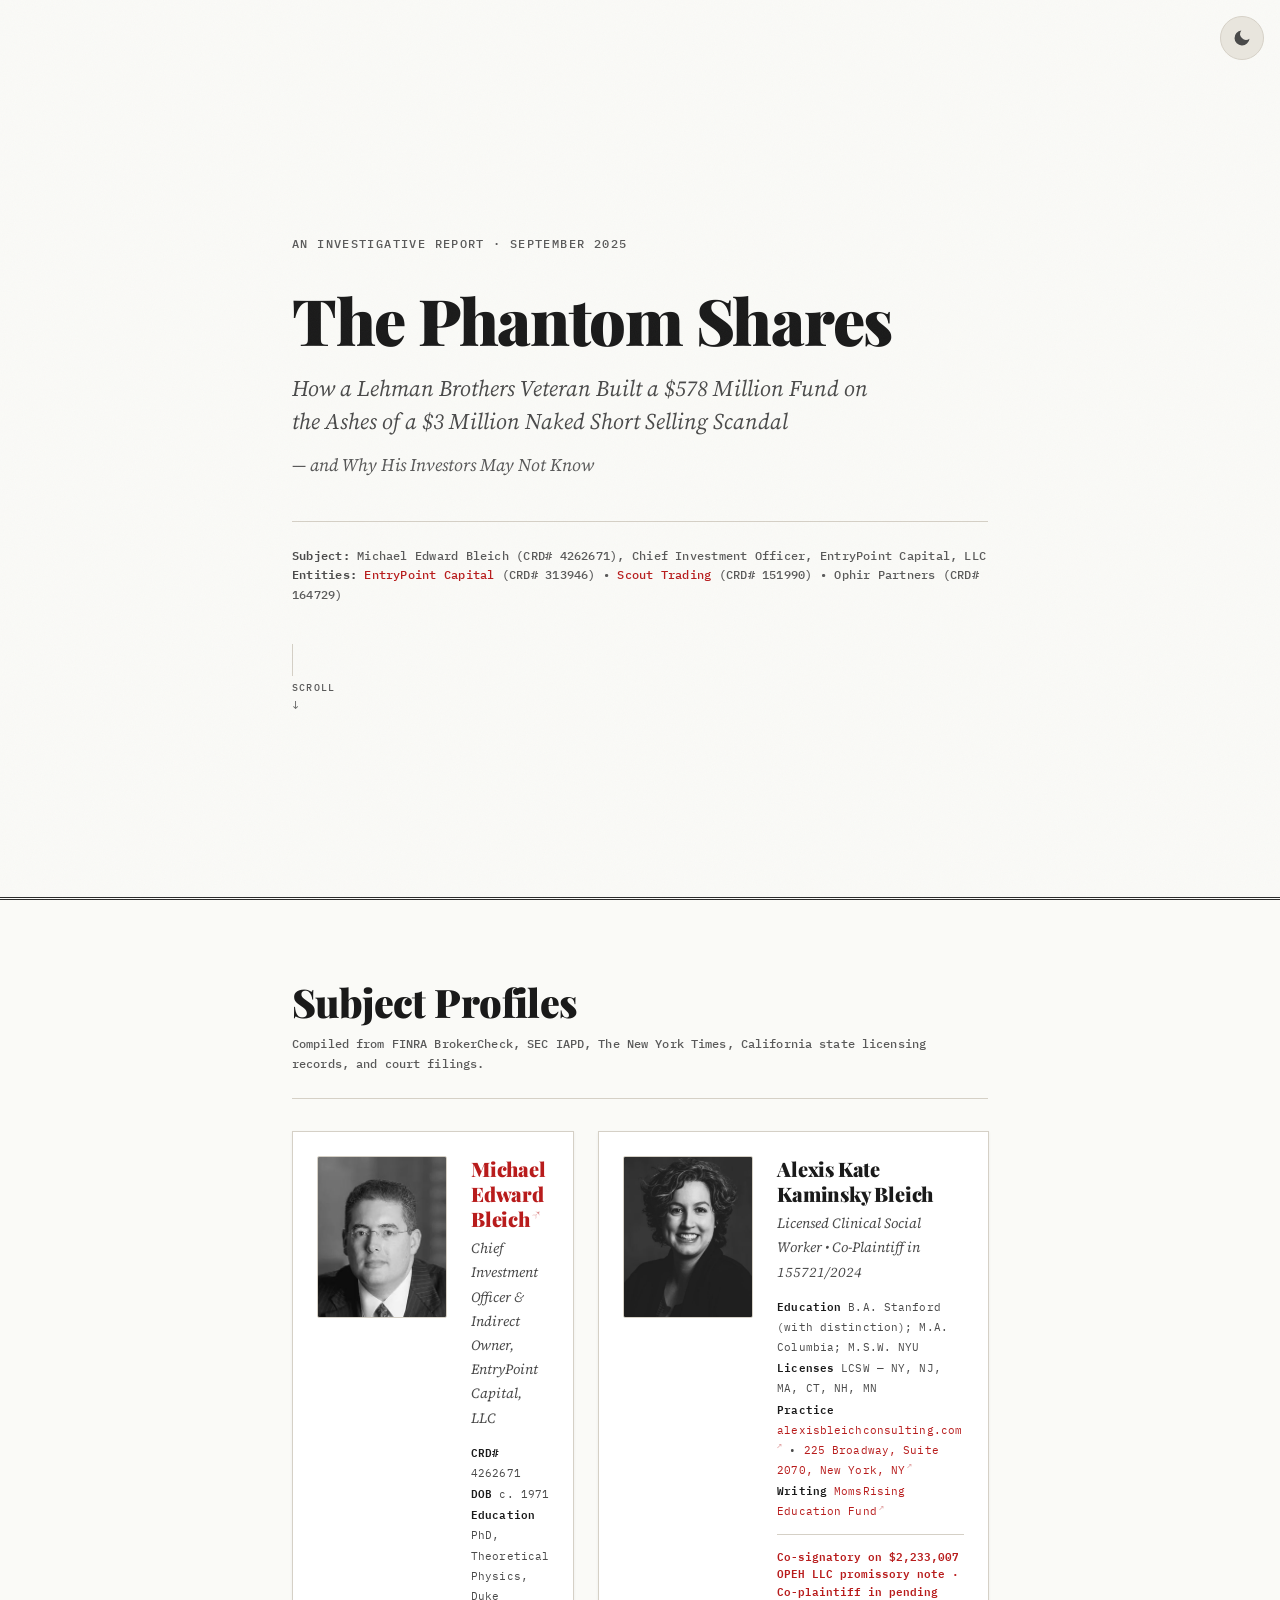
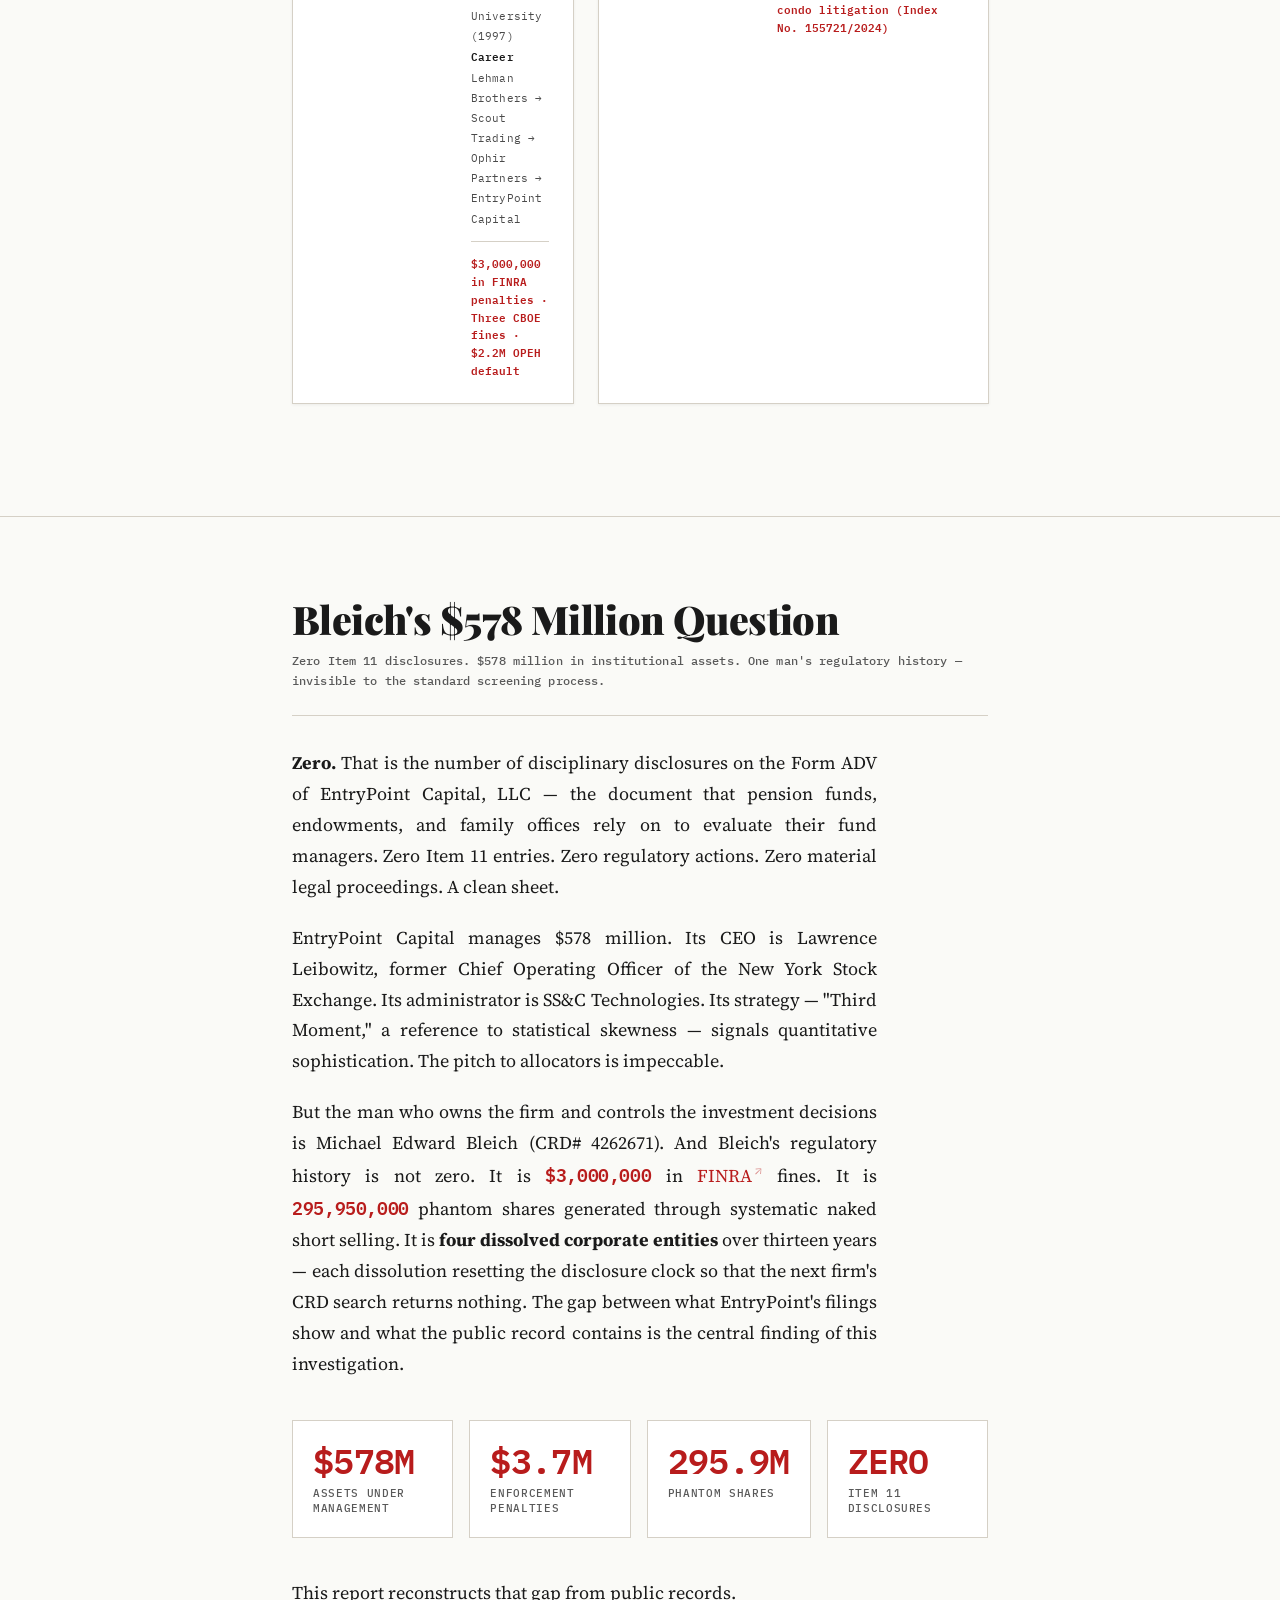
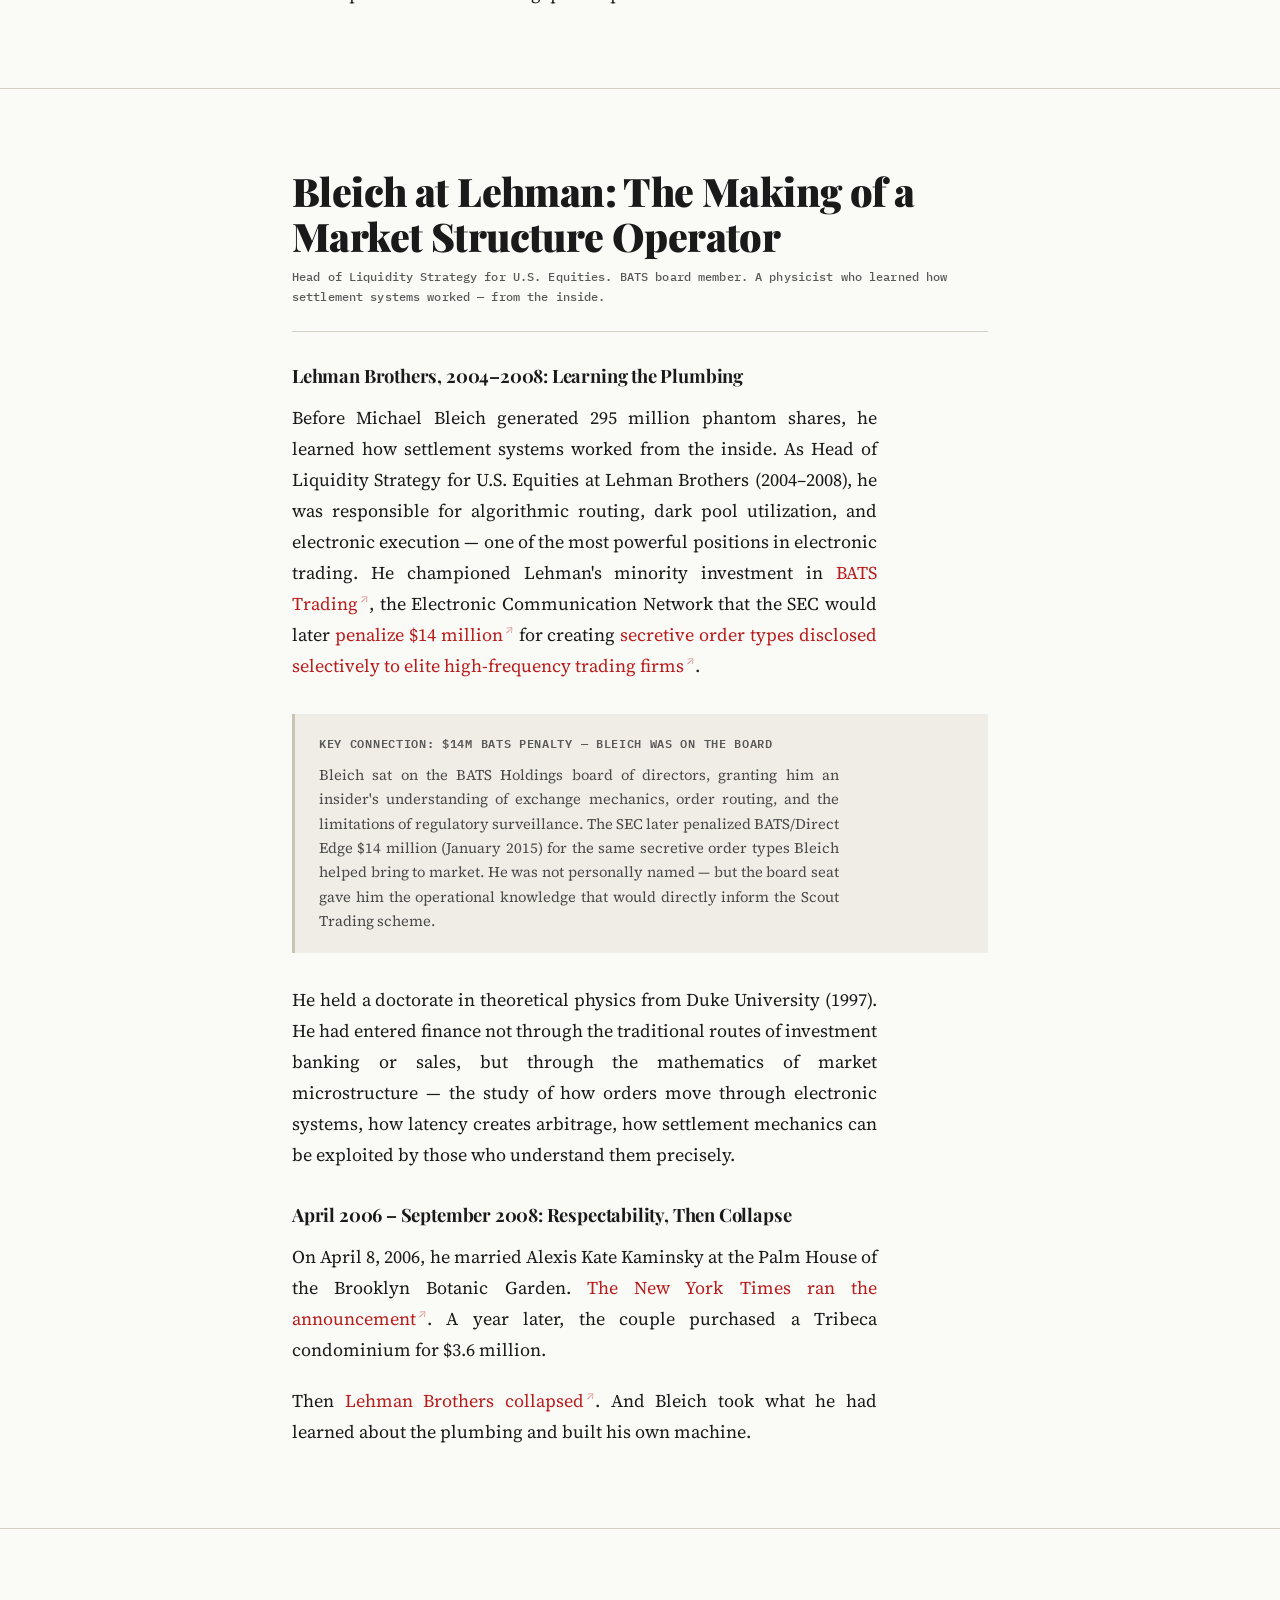
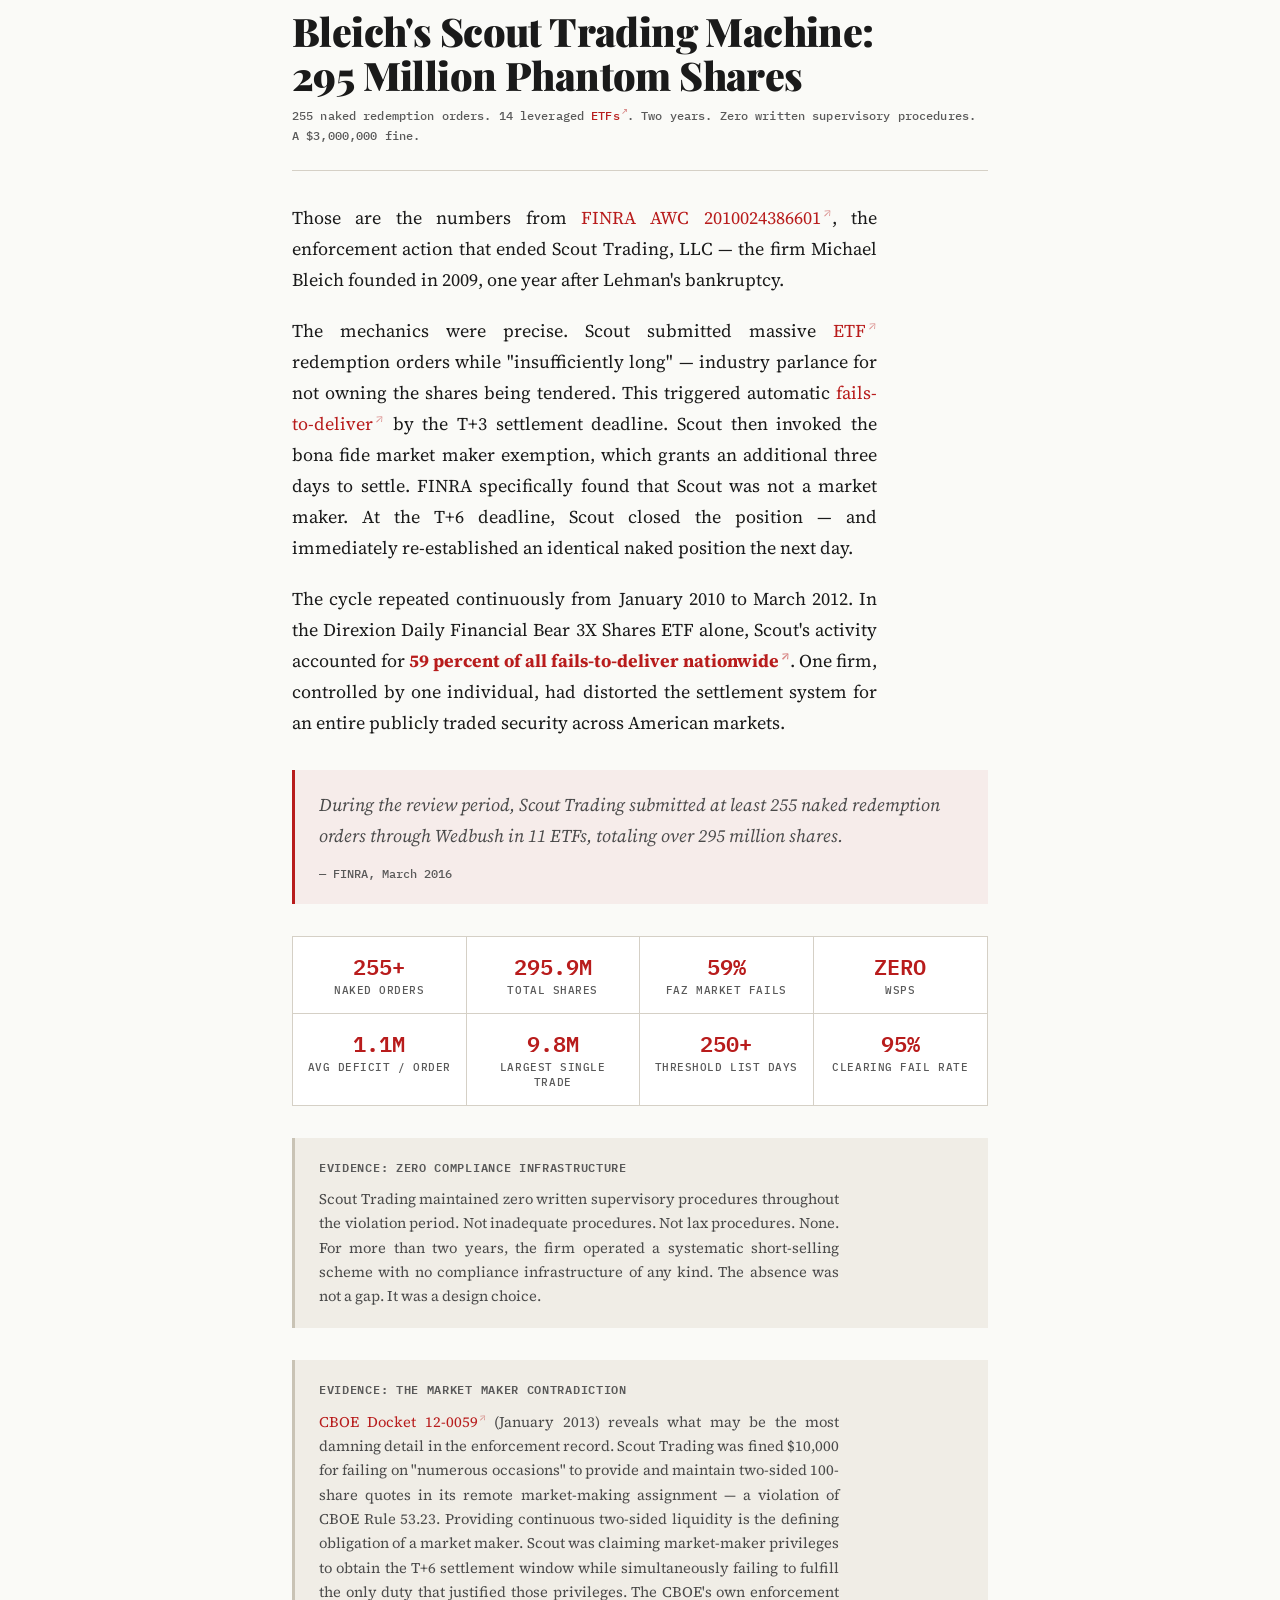
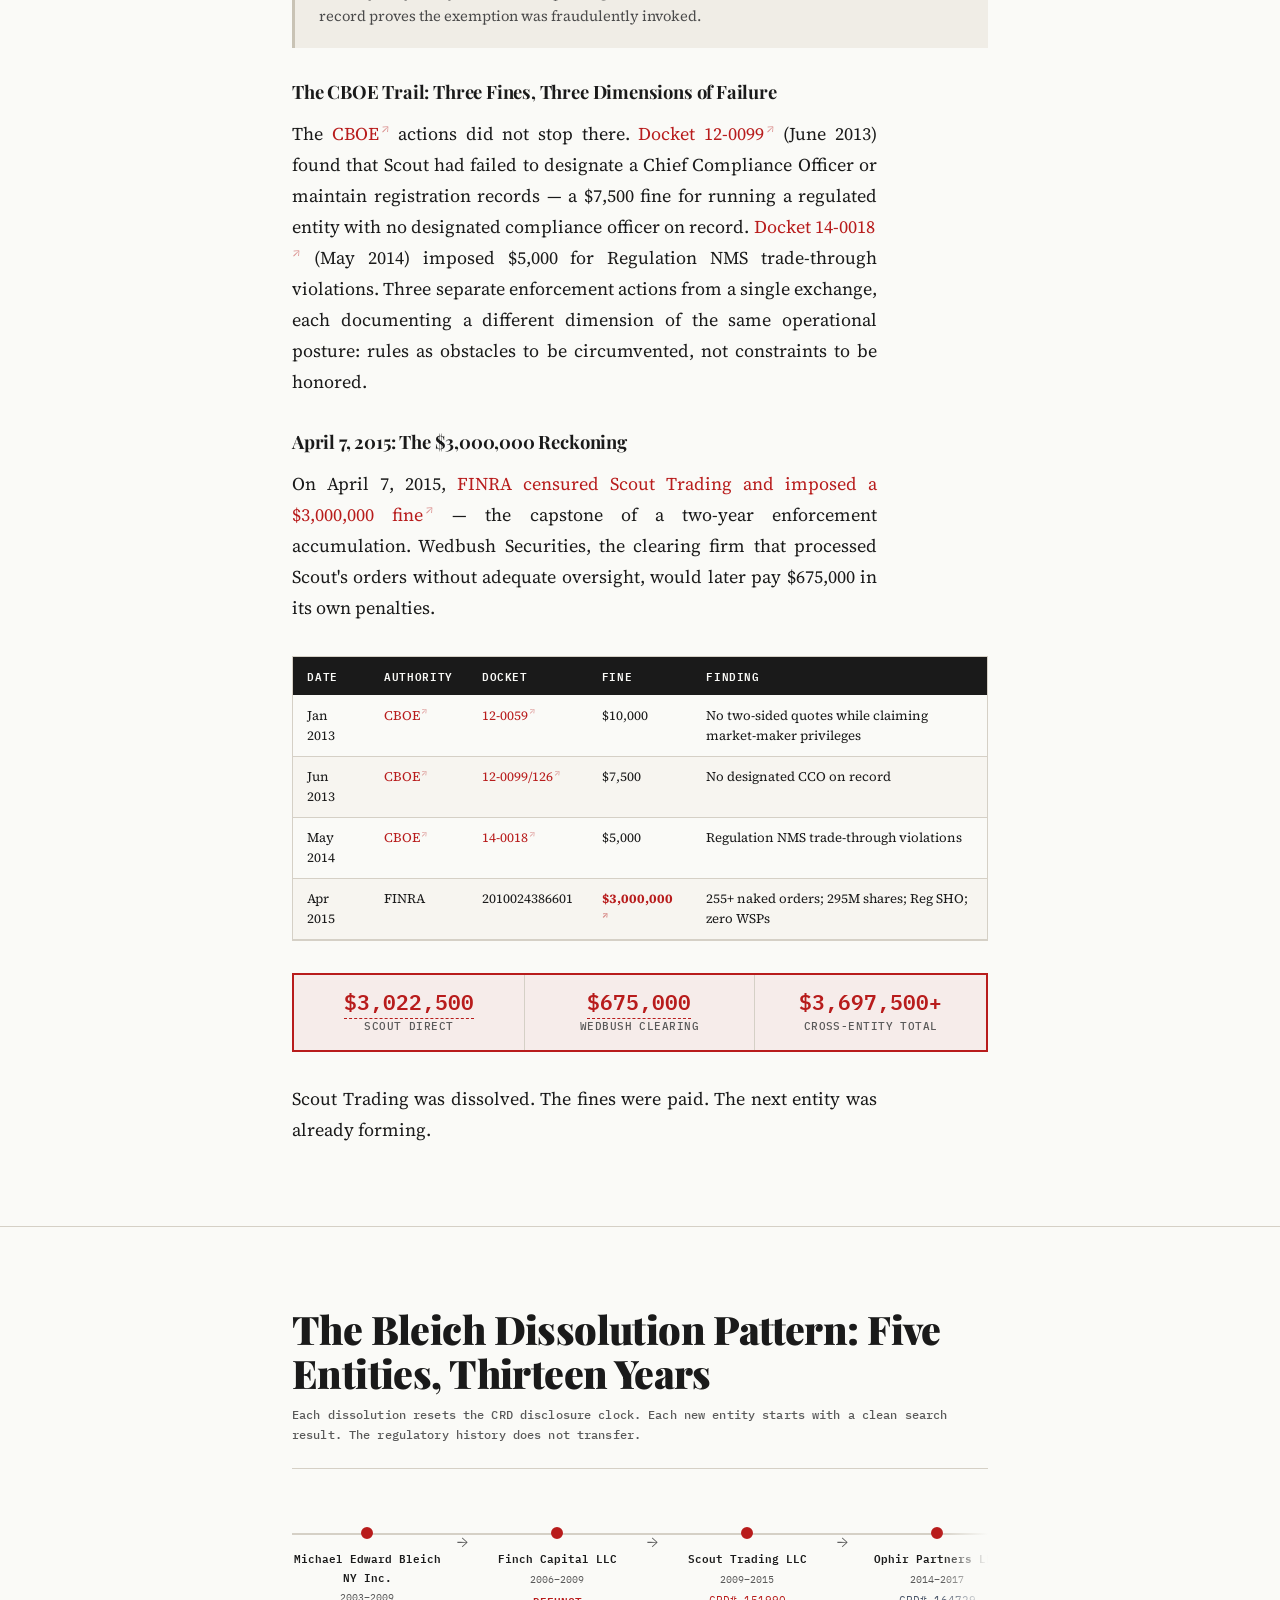
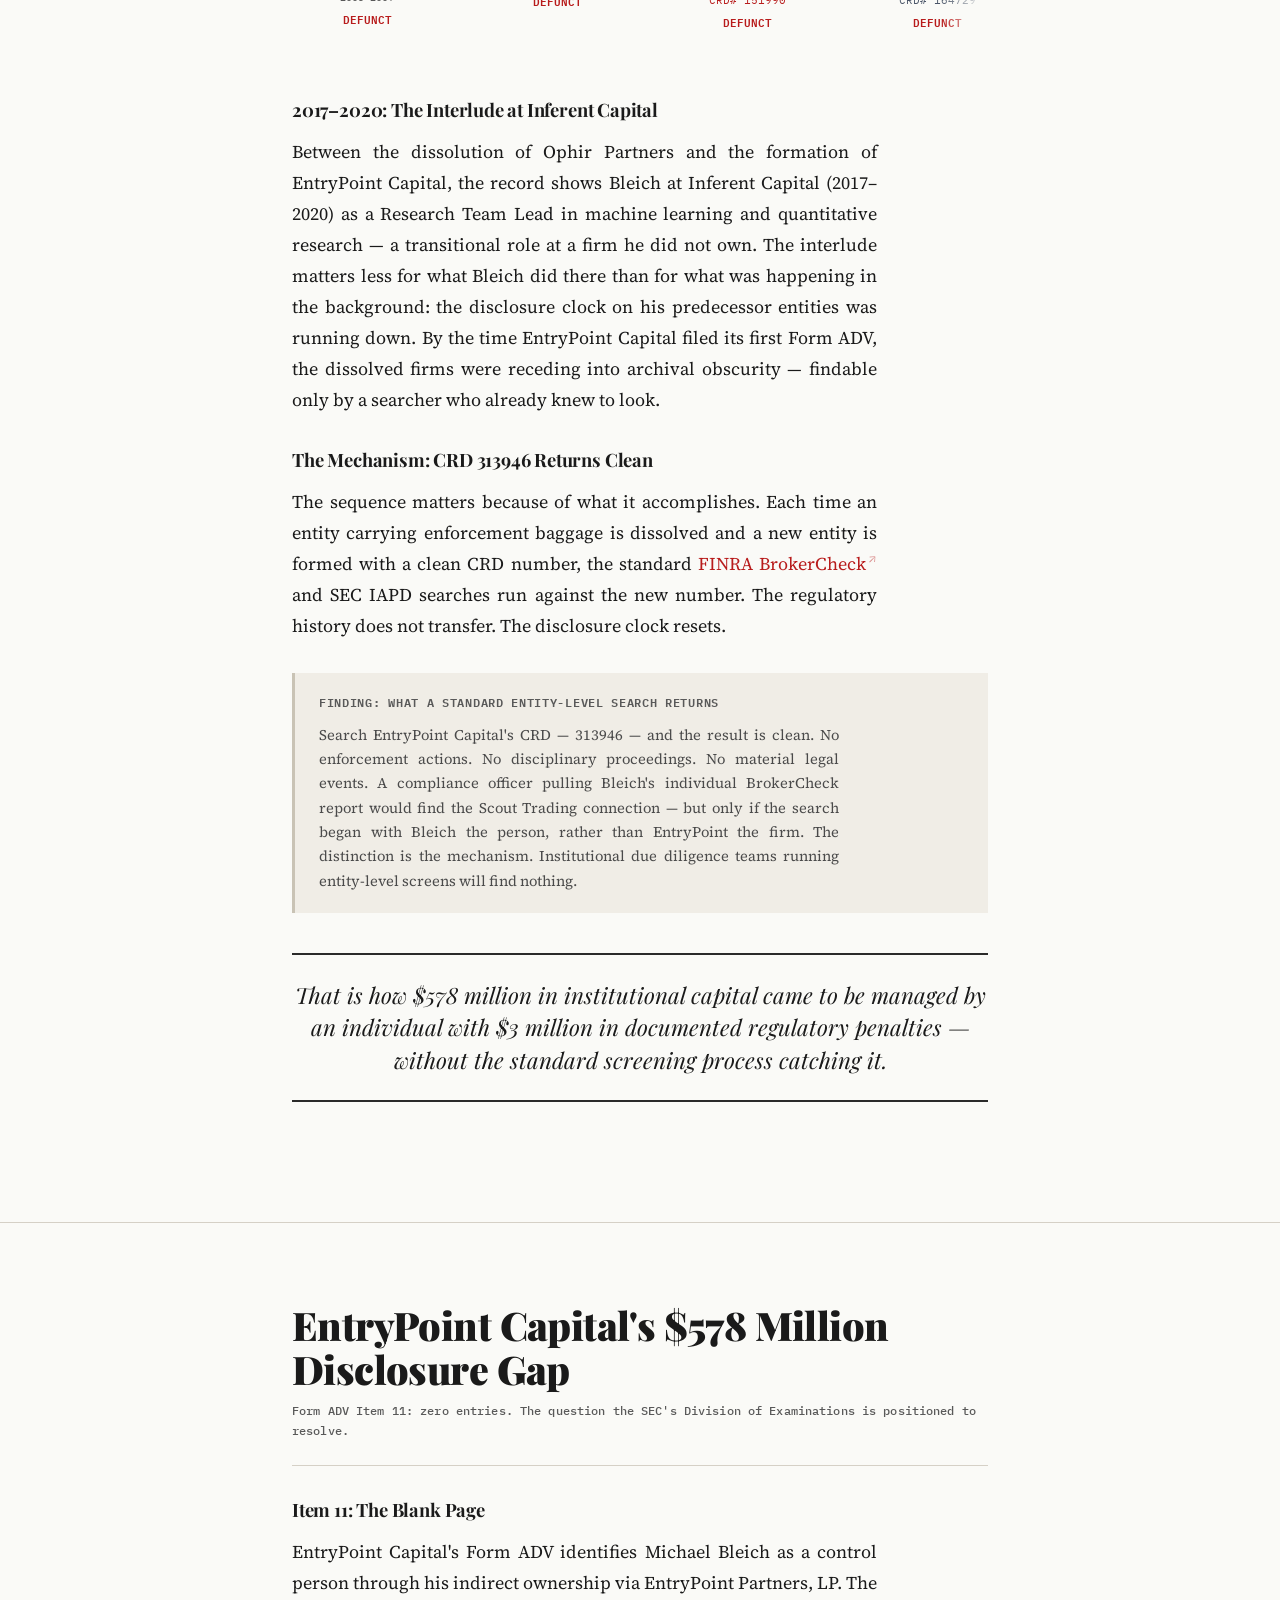
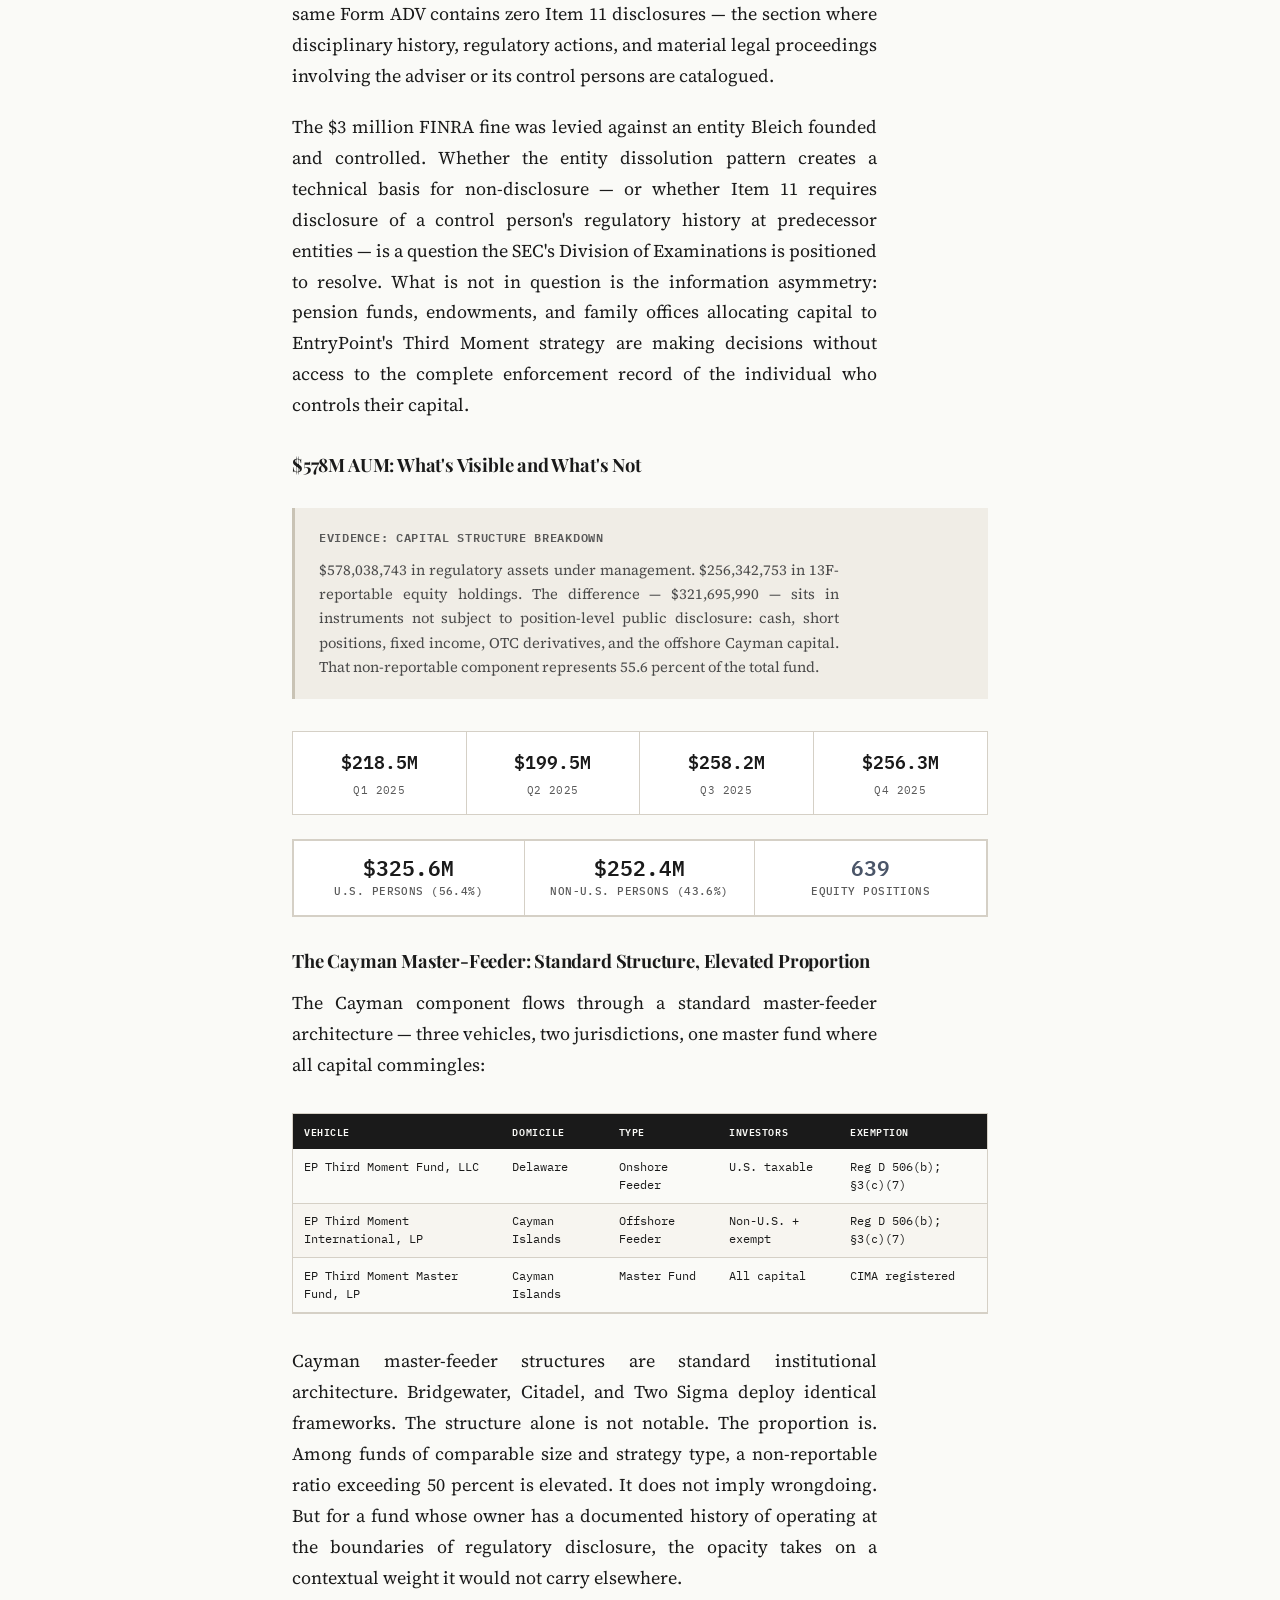
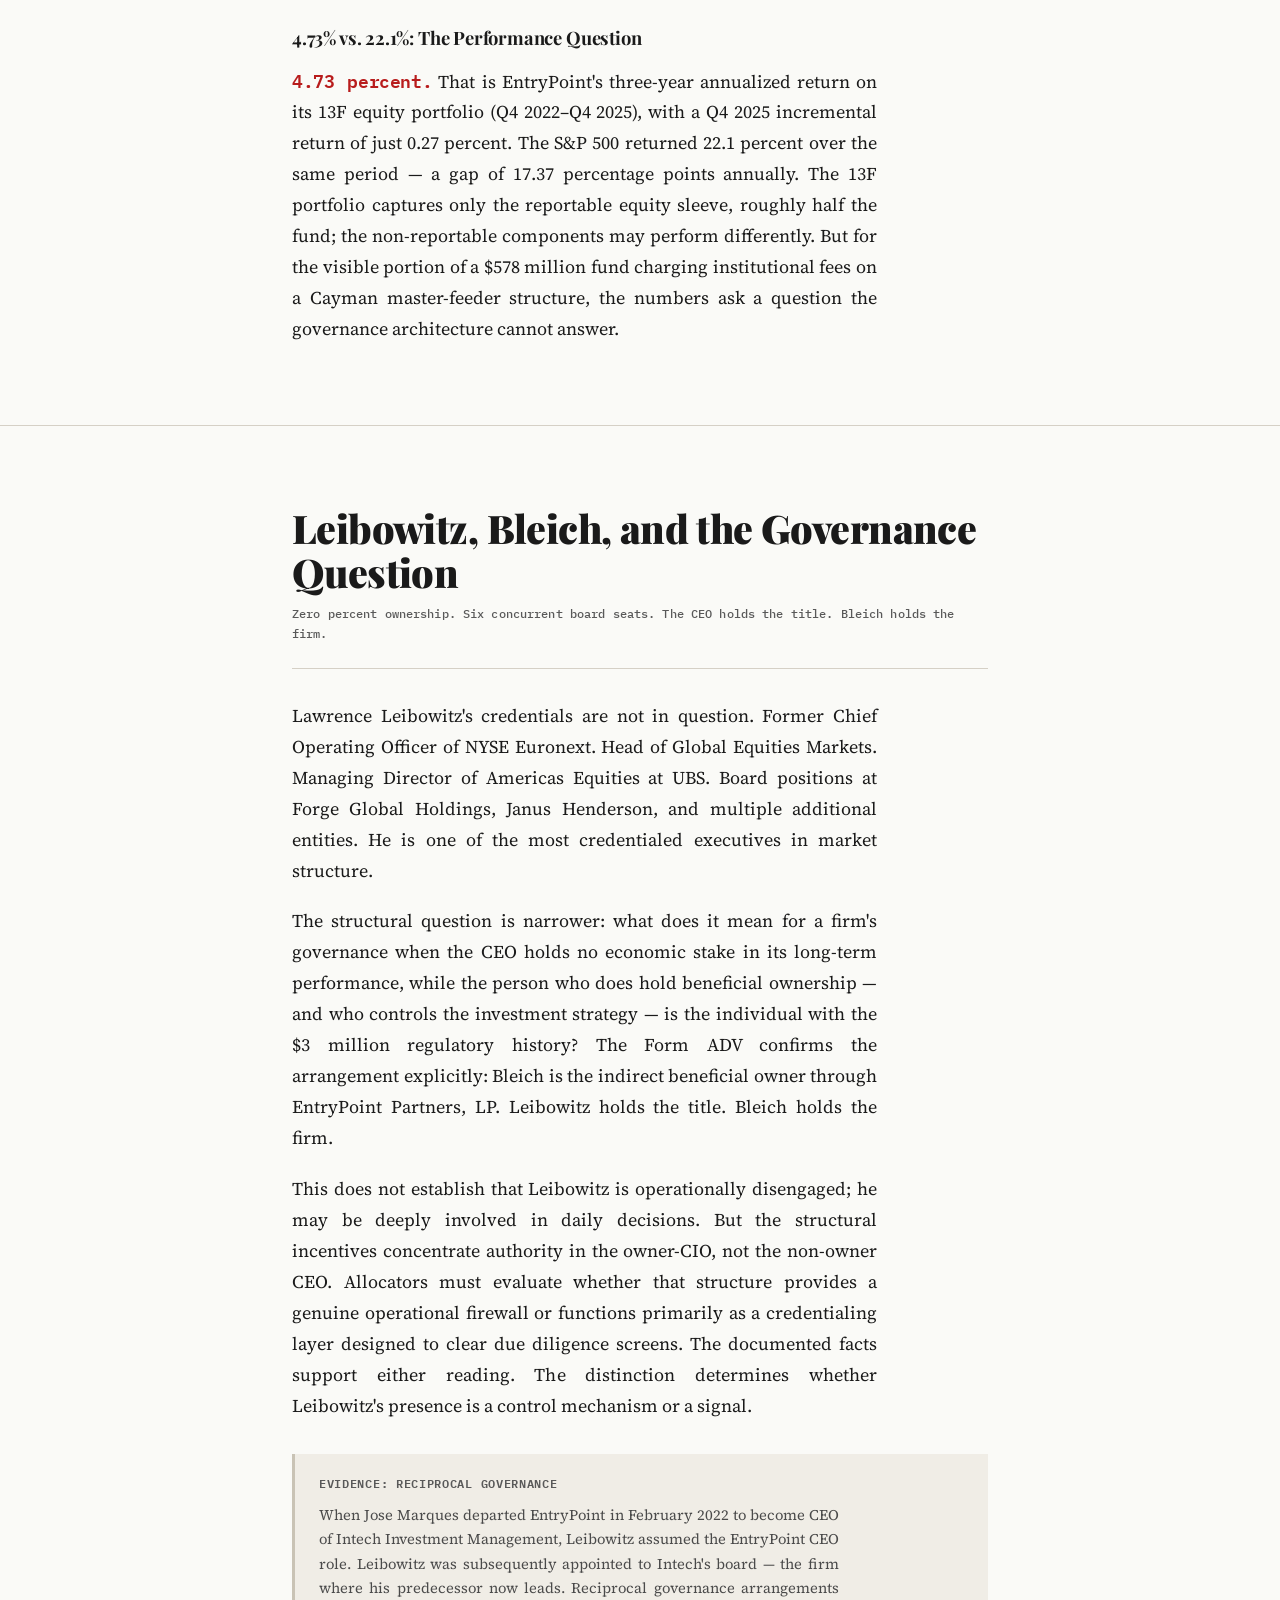
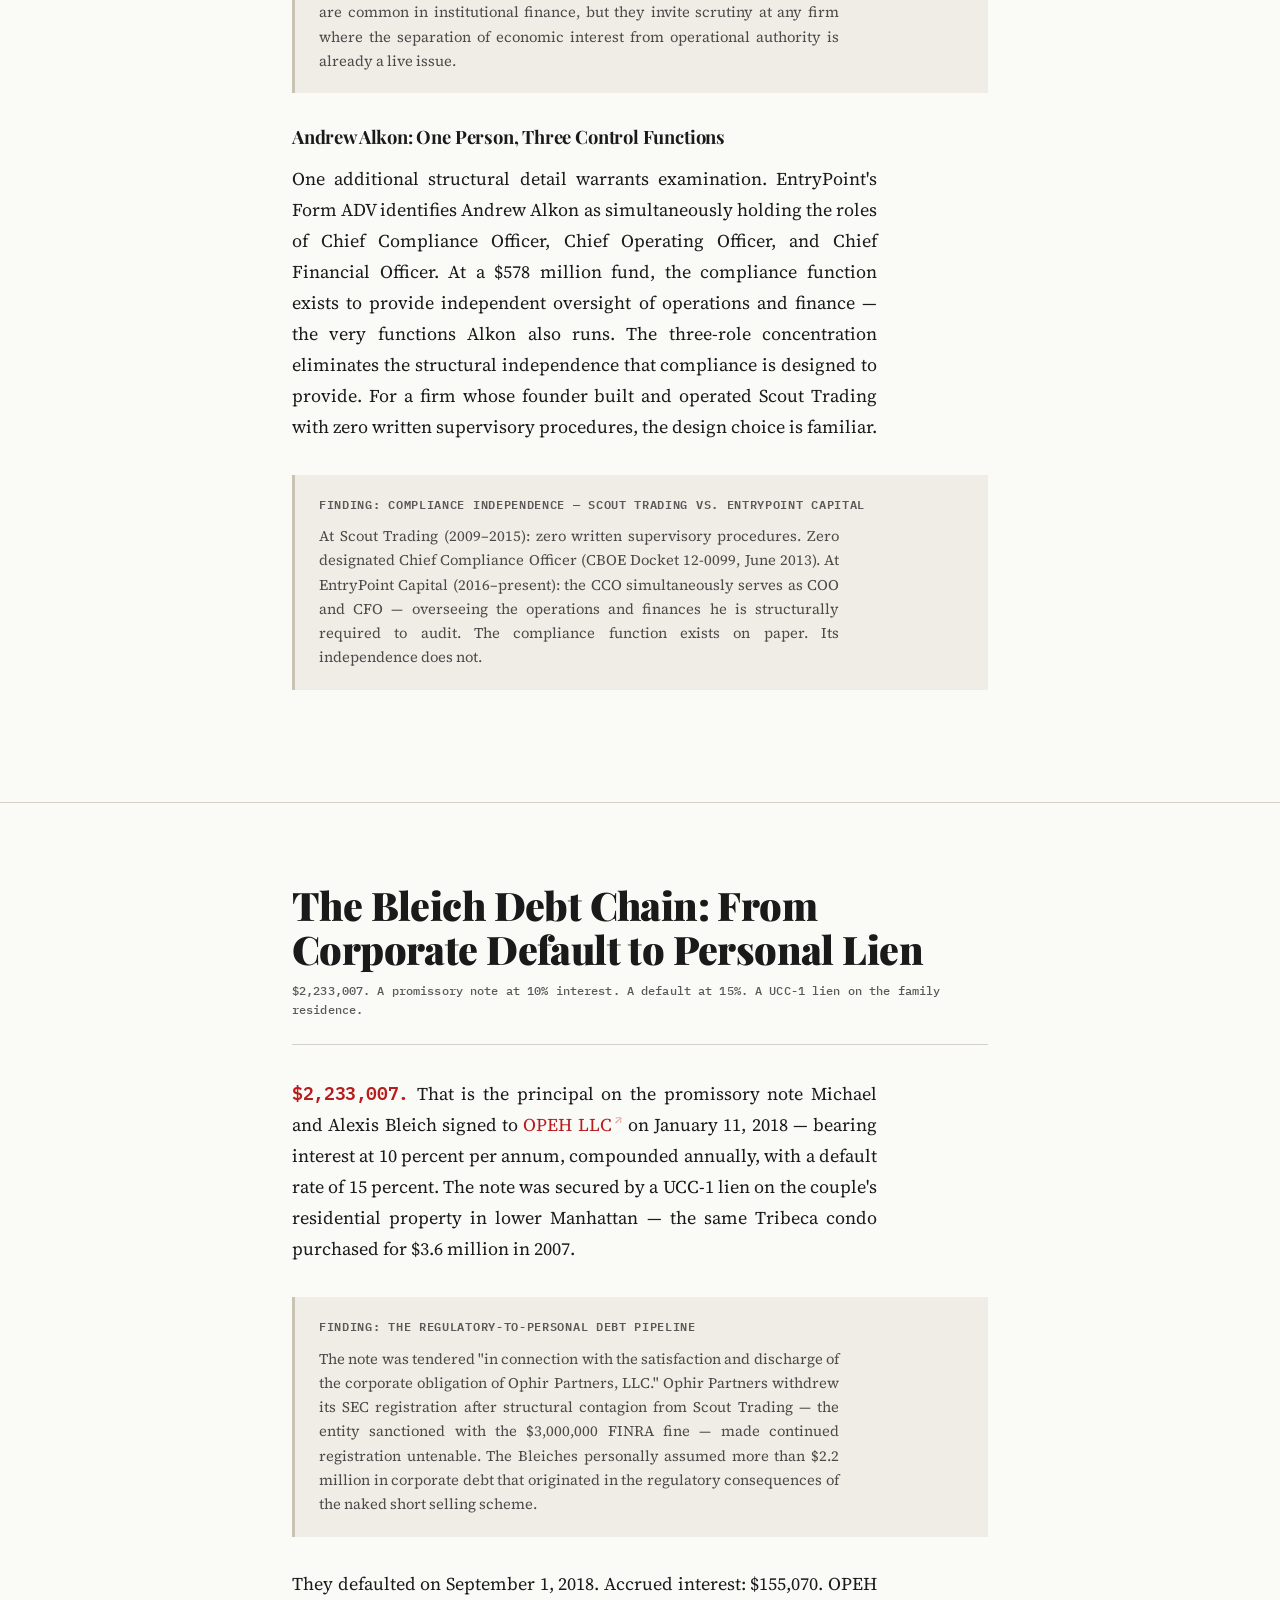
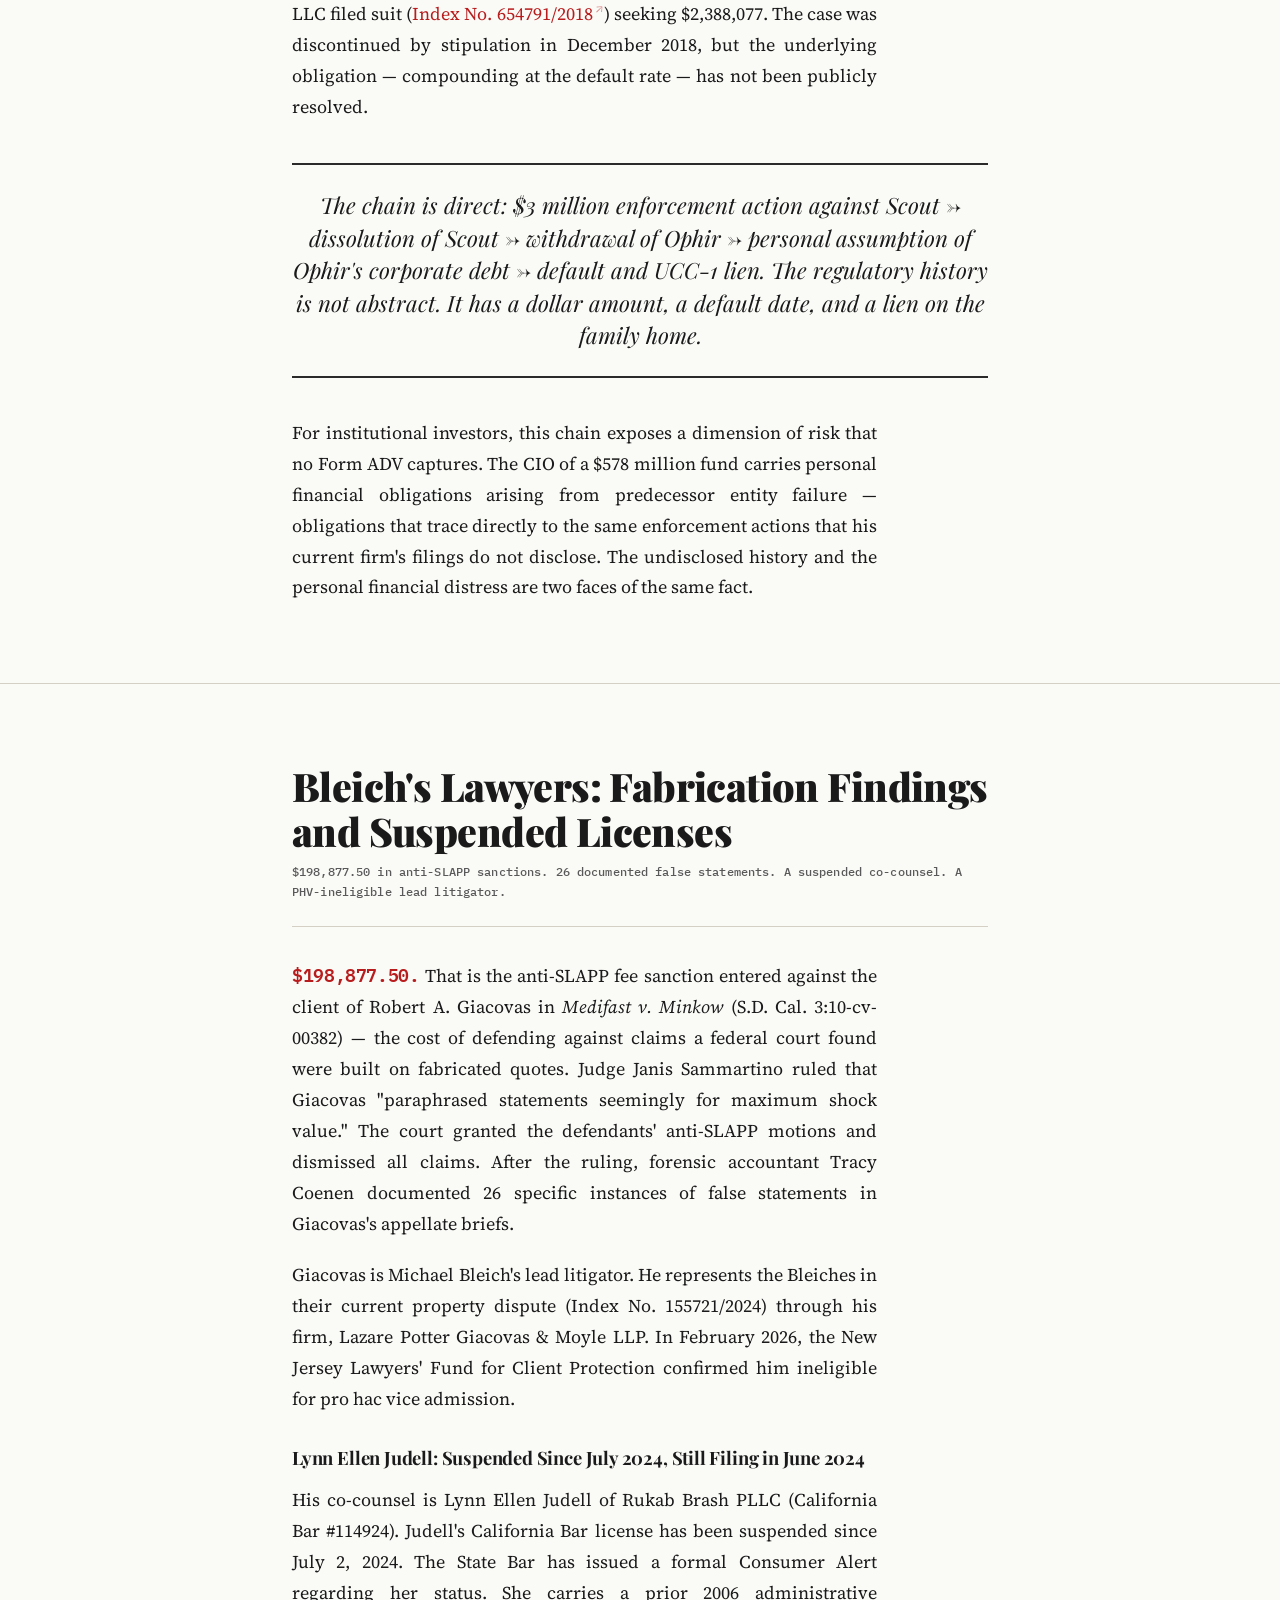
<file: index.html>
<!DOCTYPE html>
<html lang="en" data-theme="light">
<head>
<meta charset="UTF-8">
<meta name="viewport" content="width=device-width, initial-scale=1.0">
<title>Michael Bleich &amp; EntryPoint Capital: The Phantom Shares — $578M Fund, $3M FINRA Fine, 295M Phantom Shares</title>
<!-- ============================================
     SEO — BASE
     ============================================ -->
<meta name="description" content="Investigative report on Michael Edward Bleich (CRD# 4262671), CIO of EntryPoint Capital. $3M FINRA fine for naked short selling, 295 million phantom shares, and a disclosure gap behind $578M in institutional assets.">
<meta name="author" content="An Investigative Report">
<meta name="robots" content="index, follow">
<!-- TODO: Replace YOUR-CUSTOM-DOMAIN with actual domain before going live -->
<link rel="canonical" href="https://YOUR-CUSTOM-DOMAIN/">

<!-- ============================================
     OPEN GRAPH — Facebook · LinkedIn · iMessage
     ============================================ -->
<meta property="og:site_name" content="The Phantom Shares — Investigative Report">
<meta property="og:type" content="article">
<meta property="og:url" content="https://YOUR-CUSTOM-DOMAIN/">
<meta property="og:title" content="The Phantom Shares: Michael Bleich &amp; EntryPoint Capital">
<meta property="og:description" content="How Lehman Brothers veteran Michael Bleich built a $578M fund after a $3M naked short selling scandal — and why his investors may not know.">
<meta property="og:image" content="https://YOUR-CUSTOM-DOMAIN/social-card.png">
<meta property="og:image:secure_url" content="https://YOUR-CUSTOM-DOMAIN/social-card.png">
<meta property="og:image:type" content="image/png">
<meta property="og:image:width" content="1200">
<meta property="og:image:height" content="630">
<meta property="og:image:alt" content="The Phantom Shares — $578M Fund. $3.7M Enforcement Fines. 295.9M Phantom Shares. Zero Item 11 Disclosures.">
<meta property="og:locale" content="en_US">
<!-- Article-specific OG -->
<meta property="article:published_time" content="2025-09-09T00:00:00Z">
<meta property="article:modified_time" content="2025-09-09T00:00:00Z">
<meta property="article:section" content="Investigative Finance">
<meta property="article:tag" content="FINRA">
<meta property="article:tag" content="SEC">
<meta property="article:tag" content="EntryPoint Capital">
<meta property="article:tag" content="Michael Bleich">
<meta property="article:tag" content="naked short selling">
<meta property="article:tag" content="hedge fund">
<meta property="article:tag" content="regulatory enforcement">

<!-- ============================================
     TWITTER / X — summary_large_image card
     ============================================ -->
<meta name="twitter:card" content="summary_large_image">
<meta name="twitter:site" content="@YOUR-TWITTER-HANDLE">
<meta name="twitter:creator" content="@YOUR-TWITTER-HANDLE">
<meta name="twitter:title" content="The Phantom Shares: Michael Bleich &amp; EntryPoint Capital">
<meta name="twitter:description" content="$578M fund. $3M FINRA fine. 295M phantom shares. Zero disclosures. How a Lehman veteran built an institutional fund on the ashes of a naked short selling scandal.">
<meta name="twitter:image" content="https://YOUR-CUSTOM-DOMAIN/social-card.png">
<meta name="twitter:image:alt" content="The Phantom Shares — Investigative report on Michael Bleich and EntryPoint Capital">
<meta name="twitter:label1" content="Fine">
<meta name="twitter:data1" content="$3,697,500+ enforcement penalties">
<meta name="twitter:label2" content="AUM">
<meta name="twitter:data2" content="$578 million under management">

<!-- ============================================
     LINKEDIN — uses OG tags above; these extend them
     ============================================ -->
<!-- LinkedIn reads og:title, og:description, og:image, og:url natively.
     The tags below improve indexing and rich post previews. -->
<meta property="og:rich_attachment" content="true">

<!-- ============================================
     INSTAGRAM — link-in-bio / story link previews
     ============================================ -->
<!-- Instagram link previews use OG tags served above.
     Ensure og:image is served over HTTPS (covered above).
     Image must be ≥200×200px and ≤8MB (1200×630 PNG qualifies). -->

<!-- ============================================
     SCHEMA.ORG — Google rich results + AI crawlers
     ============================================ -->
<link rel="preconnect" href="https://fonts.googleapis.com">
<link rel="preconnect" href="https://fonts.gstatic.com" crossorigin>
<link href="https://fonts.googleapis.com/css2?family=Playfair+Display:ital,wght@0,400;0,700;0,900;1,400;1,700&family=Source+Serif+4:ital,opsz,wght@0,8..60,300;0,8..60,400;0,8..60,600;0,8..60,700;1,8..60,400;1,8..60,600&family=IBM+Plex+Mono:wght@400;500;600&display=swap" rel="stylesheet">
<link rel="stylesheet" href="styles.css">
<script type="application/ld+json">
{
  "@context": "https://schema.org",
  "@type": "NewsArticle",
  "headline": "The Phantom Shares: How Michael Bleich Built a $578 Million Fund on the Ashes of a $3 Million Naked Short Selling Scandal",
  "alternativeHeadline": "Michael Bleich & EntryPoint Capital: $578M Fund, $3M FINRA Fine, 295M Phantom Shares, Zero Disclosures",
  "datePublished": "2025-09-09T00:00:00Z",
  "dateModified": "2025-09-09T00:00:00Z",
  "description": "Investigative report on Michael Edward Bleich (CRD# 4262671), CIO of EntryPoint Capital. $3M FINRA fine for naked short selling, 295 million phantom shares, and a disclosure gap behind $578M in institutional assets.",
  "image": {
    "@type": "ImageObject",
    "url": "https://YOUR-CUSTOM-DOMAIN/social-card.png",
    "width": 1200,
    "height": 630
  },
  "url": "https://YOUR-CUSTOM-DOMAIN/",
  "keywords": ["FINRA", "SEC", "EntryPoint Capital", "Michael Bleich", "naked short selling", "Scout Trading", "hedge fund", "regulatory enforcement", "Form ADV", "disclosure gap"],
  "articleSection": "Investigative Finance",
  "about": [
    {
      "@type": "Person",
      "name": "Michael Edward Bleich",
      "identifier": "CRD# 4262671",
      "jobTitle": "Chief Investment Officer",
      "worksFor": { "@type": "Organization", "name": "EntryPoint Capital, LLC" }
    },
    {
      "@type": "Organization",
      "name": "EntryPoint Capital, LLC",
      "identifier": "CRD# 313946",
      "url": "https://entrypointcap.com/"
    },
    {
      "@type": "Organization",
      "name": "Scout Trading, LLC",
      "identifier": "CRD# 151990",
      "dissolutionDate": "2015"
    }
  ],
  "mentions": [
    { "@type": "Organization", "name": "FINRA", "url": "https://www.finra.org/" },
    { "@type": "Organization", "name": "SEC", "url": "https://www.sec.gov/" },
    { "@type": "Organization", "name": "CBOE", "url": "https://www.cboe.com/" },
    { "@type": "Organization", "name": "Lehman Brothers" },
    { "@type": "Organization", "name": "Wedbush Securities" }
  ]
}
</script>
</head>
<body>

<a href="#main-content" class="skip-link">Skip to content</a>

<!-- Progress Bar -->
<div class="progress-bar" id="progressBar" role="progressbar" aria-valuenow="0" aria-valuemin="0" aria-valuemax="100"></div>

<!-- Theme Toggle -->
<button class="theme-toggle" id="themeToggle" aria-label="Toggle dark mode" title="Toggle dark/light theme">
  <svg id="themeIconSun" viewBox="0 0 24 24" style="display:none;"><circle cx="12" cy="12" r="5"/><path d="M12 1v2m0 18v2M4.22 4.22l1.42 1.42m12.72 12.72l1.42 1.42M1 12h2m18 0h2M4.22 19.78l1.42-1.42M18.36 5.64l1.42-1.42"/></svg>
  <svg id="themeIconMoon" viewBox="0 0 24 24"><path d="M21 12.79A9 9 0 1 1 11.21 3 7 7 0 0 0 21 12.79z"/></svg>
</button>

<!-- Side Navigation (Desktop) -->
<nav class="side-nav" id="sideNav" aria-label="Section navigation">
  <a href="#hero" class="side-nav-item active" data-section="hero"><span class="side-nav-dot"></span><span class="side-nav-label">The Phantom Shares</span></a>
  <a href="#profiles" class="side-nav-item" data-section="profiles"><span class="side-nav-dot"></span><span class="side-nav-label">Subject Profiles</span></a>
  <a href="#prologue" class="side-nav-item" data-section="prologue"><span class="side-nav-dot"></span><span class="side-nav-label">$578M Question</span></a>
  <a href="#chapter-1" class="side-nav-item" data-section="chapter-1"><span class="side-nav-dot"></span><span class="side-nav-label">Bleich at Lehman</span></a>
  <a href="#chapter-2" class="side-nav-item" data-section="chapter-2"><span class="side-nav-dot"></span><span class="side-nav-label">Scout Trading Machine</span></a>
  <a href="#chapter-3" class="side-nav-item" data-section="chapter-3"><span class="side-nav-dot"></span><span class="side-nav-label">Dissolution Pattern</span></a>
  <a href="#chapter-4" class="side-nav-item" data-section="chapter-4"><span class="side-nav-dot"></span><span class="side-nav-label">Disclosure Gap</span></a>
  <a href="#chapter-5" class="side-nav-item" data-section="chapter-5"><span class="side-nav-dot"></span><span class="side-nav-label">Governance Question</span></a>
  <a href="#chapter-6" class="side-nav-item" data-section="chapter-6"><span class="side-nav-dot"></span><span class="side-nav-label">Debt Chain</span></a>
  <a href="#chapter-7" class="side-nav-item" data-section="chapter-7"><span class="side-nav-dot"></span><span class="side-nav-label">Bleich's Lawyers</span></a>
  <a href="#red-flags" class="side-nav-item" data-section="red-flags"><span class="side-nav-dot"></span><span class="side-nav-label">Red Flag Compendium</span></a>
  <a href="#verdict" class="side-nav-item" data-section="verdict"><span class="side-nav-dot"></span><span class="side-nav-label">Case For &amp; Against</span></a>
  <a href="#methodology" class="side-nav-item" data-section="methodology"><span class="side-nav-dot"></span><span class="side-nav-label">Methodology &amp; Sources</span></a>
</nav>

<!-- Mobile Nav Toggle -->
<button class="mobile-nav-toggle" id="mobileNavToggle" aria-label="Open navigation menu" aria-expanded="false">
  <svg width="22" height="22" viewBox="0 0 24 24" fill="none" stroke="currentColor" stroke-width="2"><line x1="3" y1="6" x2="21" y2="6"/><line x1="3" y1="12" x2="21" y2="12"/><line x1="3" y1="18" x2="21" y2="18"/></svg>
</button>

<!-- Back to Top -->
<button class="back-to-top" id="backToTop" aria-label="Back to top">
  <svg width="20" height="20" viewBox="0 0 24 24" fill="none" stroke="currentColor" stroke-width="2"><polyline points="18 15 12 9 6 15"/></svg>
</button>

<!-- Mobile Nav Overlay -->
<div class="mobile-nav-overlay" id="mobileNavOverlay"></div>

<!-- Mobile Nav Drawer -->
<nav class="mobile-nav-drawer" id="mobileNavDrawer" aria-label="Section navigation">
  <div class="drawer-close"><div class="drawer-handle"></div></div>
  <a href="#hero">The Phantom Shares</a>
  <a href="#profiles">Subject Profiles</a>
  <a href="#prologue">Bleich's $578 Million Question</a>
  <a href="#chapter-1">Bleich at Lehman</a>
  <a href="#chapter-2">Scout Trading Machine</a>
  <a href="#chapter-3">The Dissolution Pattern</a>
  <a href="#chapter-4">The Disclosure Gap</a>
  <a href="#chapter-5">Leibowitz &amp; the Governance Question</a>
  <a href="#chapter-6">The Debt Chain</a>
  <a href="#chapter-7">Bleich's Lawyers</a>
  <a href="#red-flags">Red Flag Compendium</a>
  <a href="#verdict">The Case For &amp; Against</a>
  <a href="#methodology">Methodology &amp; Sources</a>
</nav>

<!-- ============================================
     MAIN CONTENT
     ============================================ -->
<main id="main-content">

<!-- HERO -->
<section class="hero section" id="hero">
<div class="container">
  <div class="hero-dateline reveal">An Investigative Report &middot; September 2025</div>
  <h1 class="reveal">The Phantom Shares</h1>
  <p class="hero-subtitle reveal">How a Lehman Brothers Veteran Built a $578&nbsp;Million Fund on the Ashes of a $3&nbsp;Million Naked Short Selling Scandal</p>
  <p class="hero-subtitle-secondary reveal">&mdash; and Why His Investors May Not Know</p>
  <div class="hero-subject-line reveal">
    <strong>Subject:</strong> Michael Edward Bleich (CRD# 4262671), Chief Investment Officer, EntryPoint Capital, LLC<br>
    <strong>Entities:</strong> <a href="https://entrypointcap.com/" target="_blank" rel="noopener" title="EntryPoint Capital website">EntryPoint Capital</a> (CRD# 313946) &bull; <a href="https://files.brokercheck.finra.org/firm/firm_151990.pdf" target="_blank" rel="noopener" title="FINRA BrokerCheck — Scout Trading">Scout Trading</a> (CRD# 151990) &bull; Ophir Partners (CRD# 164729)
  </div>
  <div class="hero-scroll-cue reveal" aria-hidden="true">
    <span class="hero-scroll-line"></span>
    <span class="hero-scroll-label">scroll</span>
    <span class="hero-scroll-arrow">&#8595;</span>
  </div>
</div>
</section>

<!-- SUBJECT PROFILES -->
<section class="section" id="profiles">
<div class="container">
  <div class="section-heading reveal">
    <h2>Subject Profiles</h2>
  </div>
  <div class="section-dek reveal">Compiled from FINRA BrokerCheck, SEC IAPD, The New York Times, California state licensing records, and court filings.</div>

  <div class="profile-cards reveal-stagger">
    <!-- Bleich Profile -->
    <div class="profile-card reveal">
      <div class="profile-photo profile-photo--image">
        <img src="bMiBl.png" alt="Michael Edward Bleich — Chief Investment Officer, EntryPoint Capital" loading="lazy">
      </div>
      <div class="profile-info">
        <h3><a href="https://www.zoominfo.com/p/Michael-Bleich/12107508341" target="_blank" rel="noopener" title="ZoomInfo profile">Michael Edward Bleich</a></h3>
        <p class="profile-role">Chief Investment Officer &amp; Indirect Owner, EntryPoint Capital, LLC</p>
        <div class="profile-detail">
          <strong>CRD#</strong> 4262671<br>
          <strong>DOB</strong> c.&nbsp;1971<br>
          <strong>Education</strong> PhD, Theoretical Physics, Duke University (1997)<br>
          <strong>Career</strong> Lehman Brothers &rarr; Scout Trading &rarr; Ophir Partners &rarr; EntryPoint Capital
        </div>
        <div class="profile-highlight">
          <span class="profile-highlight-item">$3,000,000 in <a href="https://www.finra.org/media-center/news-releases/2016/finra-and-nasdaq-fine-wedbush-securities-inc-675000-supervisory" target="_blank" rel="noopener" title="FINRA Press Release — Scout Trading">FINRA penalties</a></span><span class="profile-highlight-item">Three <a href="https://www.cboe.com/us/options/regulation/disciplinary_actions/" target="_blank" rel="noopener" title="CBOE Disciplinary Actions">CBOE fines</a></span><span class="profile-highlight-item">$2.2M <a href="https://iapps.courts.state.ny.us/nyscef/HomePage" target="_blank" rel="noopener" title="NYSCEF — Index No. 654791/2018">OPEH default</a></span>
        </div>
      </div>
    </div>

    <!-- Alexis Profile -->
    <div class="profile-card reveal">
      <div class="profile-photo profile-photo--image">
        <img src="Alexis_Kaminsky_Bleich.PNG" alt="Alexis Kate Kaminsky Bleich — Licensed Clinical Social Worker, Co-Plaintiff" loading="lazy">
      </div>
      <div class="profile-info">
        <h3>Alexis Kate Kaminsky Bleich</h3>
        <p class="profile-role">Licensed Clinical Social Worker &bull; Co-Plaintiff in 155721/2024</p>
        <div class="profile-detail">
          <strong>Education</strong> B.A. Stanford (with distinction); M.A. Columbia; M.S.W. NYU<br>
          <strong>Licenses</strong> LCSW — NY, NJ, MA, CT, NH, MN<br>
          <strong>Practice</strong> <a href="https://www.alexisbleichconsulting.com/about" target="_blank" rel="noopener" title="Alexis Bleich Consulting — About">alexisbleichconsulting.com</a> &bull; <a href="https://maps.app.goo.gl/TpXvdeScYPaxWei3A" target="_blank" rel="noopener" title="Google Maps — 225 Broadway, Suite 2070">225 Broadway, Suite 2070, New York, NY</a><br>
          <strong>Writing</strong> <a href="https://www.momsrising.org/blog/users/alexis-bleich" target="_blank" rel="noopener" title="MomsRising — Alexis Bleich contributor profile">MomsRising Education Fund</a>
        </div>
        <div class="profile-highlight">
          <span class="profile-highlight-item">Co-signatory on $2,233,007 <a href="https://iapps.courts.state.ny.us/nyscef/HomePage" target="_blank" rel="noopener" title="NYSCEF — Index No. 654791/2018">OPEH LLC promissory note</a></span><span class="profile-highlight-item">Co-plaintiff in pending condo litigation (Index No. 155721/2024)</span>
        </div>
      </div>
    </div>
  </div>
</div>
</section>

<!-- PROLOGUE -->
<section class="section" id="prologue">
<div class="container">
  <div class="section-heading reveal">
    <h2>Bleich's $578&nbsp;Million Question</h2>
  </div>
  <div class="section-dek reveal">Zero Item 11 disclosures. $578 million in institutional assets. One man's regulatory history — invisible to the standard screening process.</div>

  <div class="section-body">
    <p class="reveal"><strong>Zero.</strong> That is the number of disciplinary disclosures on the Form ADV of EntryPoint Capital, LLC — the document that pension funds, endowments, and family offices rely on to evaluate their fund managers. Zero Item 11 entries. Zero regulatory actions. Zero material legal proceedings. A clean sheet.</p>

    <p class="reveal">EntryPoint Capital manages $578 million. Its CEO is Lawrence Leibowitz, former Chief Operating Officer of the New York Stock Exchange. Its administrator is SS&C Technologies. Its strategy — "Third Moment," a reference to statistical skewness — signals quantitative sophistication. The pitch to allocators is impeccable.</p>

    <p class="reveal">But the man who owns the firm and controls the investment decisions is Michael Edward Bleich (CRD# 4262671). And Bleich's regulatory history is not zero. It is <strong class="mono-num">$3,000,000</strong> in <a href="https://www.finra.org/" target="_blank" rel="noopener" title="Financial Industry Regulatory Authority">FINRA</a> fines. It is <strong class="mono-num">295,950,000</strong> phantom shares generated through systematic naked short selling. It is <strong>four dissolved corporate entities</strong> over thirteen years — each dissolution resetting the disclosure clock so that the next firm's CRD search returns nothing. The gap between what EntryPoint's filings show and what the public record contains is the central finding of this investigation.</p>

    <div class="stat-grid reveal-stagger">
      <div class="stat-box reveal">
        <div class="stat-number">$578M</div>
        <div class="stat-label">Assets Under Management</div>
      </div>
      <div class="stat-box reveal">
        <div class="stat-number">$3.7M</div>
        <div class="stat-label">Enforcement Penalties</div>
      </div>
      <div class="stat-box reveal">
        <div class="stat-number">295.9M</div>
        <div class="stat-label">Phantom Shares</div>
      </div>
      <div class="stat-box reveal">
        <div class="stat-number">ZERO</div>
        <div class="stat-label">Item 11 Disclosures</div>
      </div>
    </div>

    <p class="reveal">This report reconstructs that gap from public records.</p>
  </div>
</div>
</section>

<!-- CHAPTER I -->
<section class="section" id="chapter-1">
<div class="container">
  <div class="section-heading reveal">
    <h2>Bleich at Lehman: The Making of a Market Structure Operator</h2>
  </div>
  <div class="section-dek reveal">Head of Liquidity Strategy for U.S. Equities. BATS board member. A physicist who learned how settlement systems worked — from the inside.</div>

  <div class="section-body">
    <h3 class="section-subhead section-subhead--first">Lehman Brothers, 2004–2008: Learning the Plumbing</h3>
    <p class="reveal">Before Michael Bleich generated 295 million phantom shares, he learned how settlement systems worked from the inside. As Head of Liquidity Strategy for U.S. Equities at Lehman Brothers (2004–2008), he was responsible for algorithmic routing, dark pool utilization, and electronic execution — one of the most powerful positions in electronic trading. He championed Lehman's minority investment in <a href="https://www.sec.gov/files/rules/other/2008/34-57322_application.htm" target="_blank" rel="noopener" title="SEC — BATS Exchange application">BATS Trading</a>, the Electronic Communication Network that the SEC would later <a href="https://www.hbsslaw.com/sites/default/files/case-downloads/directedge_batsglobal/01.12.15_directedge_batsglobal_sec_order.pdf" target="_blank" rel="noopener" title="SEC order — Direct Edge/BATS Global">penalize $14 million</a> for creating <a href="https://www.hbsslaw.com/cases/direct-edgebats-global" target="_blank" rel="noopener" title="HBS Law — Direct Edge/BATS Global case">secretive order types disclosed selectively to elite high-frequency trading firms</a>.</p>

    <div class="evidence-box reveal">
      <div class="evidence-box-title">Key Connection: $14M BATS Penalty — Bleich Was on the Board</div>
      <p>Bleich sat on the BATS Holdings board of directors, granting him an insider's understanding of exchange mechanics, order routing, and the limitations of regulatory surveillance. The SEC later penalized BATS/Direct Edge $14 million (January 2015) for the same secretive order types Bleich helped bring to market. He was not personally named — but the board seat gave him the operational knowledge that would directly inform the Scout Trading scheme.</p>
    </div>

    <p class="reveal">He held a doctorate in theoretical physics from Duke University (1997). He had entered finance not through the traditional routes of investment banking or sales, but through the mathematics of market microstructure — the study of how orders move through electronic systems, how latency creates arbitrage, how settlement mechanics can be exploited by those who understand them precisely.</p>

    <h3 class="section-subhead">April 2006 – September 2008: Respectability, Then Collapse</h3>
    <p class="reveal">On April 8, 2006, he married Alexis Kate Kaminsky at the Palm House of the Brooklyn Botanic Garden. <a href="https://www.nytimes.com/2006/04/09/fashion/weddings/weddingscelebrations-alexis-kaminsky-michael-bleich.html" target="_blank" rel="noopener" title="NYT — Kaminsky-Bleich wedding announcement, April 9, 2006">The New York Times ran the announcement</a>. A year later, the couple purchased a Tribeca condominium for $3.6 million.</p>

    <p class="reveal">Then <a href="https://en.wikipedia.org/wiki/Bankruptcy_of_Lehman_Brothers" target="_blank" rel="noopener" title="Wikipedia — Bankruptcy of Lehman Brothers">Lehman Brothers collapsed</a>. And Bleich took what he had learned about the plumbing and built his own machine.</p>
  </div>
</div>
</section>

<!-- CHAPTER II -->
<section class="section" id="chapter-2">
<div class="container">
  <div class="section-heading reveal">
    <h2>Bleich's Scout Trading Machine: 295&nbsp;Million Phantom Shares</h2>
  </div>
  <div class="section-dek reveal">255 naked redemption orders. 14 leveraged <a href="https://www.investor.gov/introduction-investing/general-resources/news-alerts/alerts-bulletins/investor-bulletins-51" target="_blank" rel="noopener" title="SEC Investor Bulletin — Short Sales &amp; ETFs">ETFs</a>. Two years. Zero written supervisory procedures. A $3,000,000 fine.</div>

  <div class="section-body">
    <p class="reveal">Those are the numbers from <a href="https://www.finra.org/media-center/news-releases/2016/finra-and-nasdaq-fine-wedbush-securities-inc-675000-supervisory" target="_blank" rel="noopener" title="FINRA Press Release — Scout Trading / Wedbush, March 2016">FINRA AWC 2010024386601</a>, the enforcement action that ended Scout Trading, LLC — the firm Michael Bleich founded in 2009, one year after Lehman's bankruptcy.</p>

    <p class="reveal">The mechanics were precise. Scout submitted massive <a href="https://www.sec.gov/investor/pubs/regsho.htm" target="_blank" rel="noopener" title="SEC — Key Points About Regulation SHO">ETF</a> redemption orders while "insufficiently long" — industry parlance for not owning the shares being tendered. This triggered automatic <a href="https://www.sec.gov/data-research/sec-markets-data/fails-deliver-data" target="_blank" rel="noopener" title="SEC — Fails-to-Deliver Data">fails-to-deliver</a> by the T+3 settlement deadline. Scout then invoked the bona fide market maker exemption, which grants an additional three days to settle. FINRA specifically found that Scout was not a market maker. At the T+6 deadline, Scout closed the position — and immediately re-established an identical naked position the next day.</p>

    <p class="reveal">The cycle repeated continuously from January 2010 to March 2012. In the Direxion Daily Financial Bear 3X Shares ETF alone, Scout's activity accounted for <strong><a href="https://www.sec.gov/data-research/sec-markets-data/fails-deliver-data" target="_blank" rel="noopener" title="SEC — Fails-to-Deliver Data">59 percent of all fails-to-deliver nationwide</a></strong>. One firm, controlled by one individual, had distorted the settlement system for an entire publicly traded security across American markets.</p>

    <blockquote class="reveal">
      During the review period, Scout Trading submitted at least 255 naked redemption orders through Wedbush in 11 ETFs, totaling over 295 million shares.
      <cite>— FINRA, March 2016</cite>
    </blockquote>

    <div class="violation-metrics reveal">
      <div class="vm-cell"><div class="vm-number">255+</div><div class="vm-label">Naked Orders</div></div>
      <div class="vm-cell"><div class="vm-number">295.9M</div><div class="vm-label">Total Shares</div></div>
      <div class="vm-cell"><div class="vm-number">59%</div><div class="vm-label">FAZ Market Fails</div></div>
      <div class="vm-cell"><div class="vm-number">ZERO</div><div class="vm-label">WSPs</div></div>
      <div class="vm-cell"><div class="vm-number">1.1M</div><div class="vm-label">Avg Deficit / Order</div></div>
      <div class="vm-cell"><div class="vm-number">9.8M</div><div class="vm-label">Largest Single Trade</div></div>
      <div class="vm-cell"><div class="vm-number">250+</div><div class="vm-label">Threshold List Days</div></div>
      <div class="vm-cell"><div class="vm-number">95%</div><div class="vm-label">Clearing Fail Rate</div></div>
    </div>

    <div class="evidence-box reveal">
      <div class="evidence-box-title">Evidence: Zero Compliance Infrastructure</div>
      <p>Scout Trading maintained zero written supervisory procedures throughout the violation period. Not inadequate procedures. Not lax procedures. None. For more than two years, the firm operated a systematic short-selling scheme with no compliance infrastructure of any kind. The absence was not a gap. It was a design choice.</p>
    </div>

    <div class="evidence-box reveal">
      <div class="evidence-box-title">Evidence: The Market Maker Contradiction</div>
      <p><a href="https://www.cboe.com/us/options/regulation/disciplinary_actions/" target="_blank" rel="noopener" title="CBOE Disciplinary Actions">CBOE Docket 12-0059</a> (January 2013) reveals what may be the most damning detail in the enforcement record. Scout Trading was fined $10,000 for failing on "numerous occasions" to provide and maintain two-sided 100-share quotes in its remote market-making assignment — a violation of CBOE Rule 53.23. Providing continuous two-sided liquidity is the defining obligation of a market maker. Scout was claiming market-maker privileges to obtain the T+6 settlement window while simultaneously failing to fulfill the only duty that justified those privileges. The CBOE's own enforcement record proves the exemption was fraudulently invoked.</p>
    </div>

    <h3 class="section-subhead">The CBOE Trail: Three Fines, Three Dimensions of Failure</h3>
    <p class="reveal">The <a href="https://www.cboe.com/" target="_blank" rel="noopener" title="Cboe Global Markets">CBOE</a> actions did not stop there. <a href="https://www.cboe.com/us/options/regulation/disciplinary_actions/" target="_blank" rel="noopener" title="CBOE Disciplinary Actions">Docket 12-0099</a> (June 2013) found that Scout had failed to designate a Chief Compliance Officer or maintain registration records — a $7,500 fine for running a regulated entity with no designated compliance officer on record. <a href="https://www.cboe.com/us/options/regulation/disciplinary_actions/" target="_blank" rel="noopener" title="CBOE Disciplinary Actions">Docket 14-0018</a> (May 2014) imposed $5,000 for Regulation NMS trade-through violations. Three separate enforcement actions from a single exchange, each documenting a different dimension of the same operational posture: rules as obstacles to be circumvented, not constraints to be honored.</p>

    <h3 class="section-subhead">April 7, 2015: The $3,000,000 Reckoning</h3>
    <p class="reveal">On April 7, 2015, <a href="https://www.finra.org/media-center/news-releases/2016/finra-and-nasdaq-fine-wedbush-securities-inc-675000-supervisory" target="_blank" rel="noopener" title="FINRA Press Release — Scout Trading / Wedbush">FINRA censured Scout Trading and imposed a $3,000,000 fine</a> — the capstone of a two-year enforcement accumulation. Wedbush Securities, the clearing firm that processed Scout's orders without adequate oversight, would later pay $675,000 in its own penalties.</p>

    <div class="table-wrapper reveal">
      <table>
        <thead>
          <tr><th scope="col">Date</th><th scope="col">Authority</th><th scope="col">Docket</th><th scope="col">Fine</th><th scope="col">Finding</th></tr>
        </thead>
        <tbody>
          <tr><td>Jan 2013</td><td><a href="https://www.cboe.com/us/options/regulation/disciplinary_actions/" target="_blank" rel="noopener" title="CBOE Disciplinary Actions">CBOE</a></td><td><a href="https://www.cboe.com/us/options/regulation/disciplinary_actions/" target="_blank" rel="noopener" title="CBOE Docket 12-0059">12-0059</a></td><td>$10,000</td><td>No two-sided quotes while claiming market-maker privileges</td></tr>
          <tr><td>Jun 2013</td><td><a href="https://www.cboe.com/us/options/regulation/disciplinary_actions/" target="_blank" rel="noopener" title="CBOE Disciplinary Actions">CBOE</a></td><td><a href="https://www.cboe.com/us/options/regulation/disciplinary_actions/" target="_blank" rel="noopener" title="CBOE Docket 12-0099/126">12-0099/126</a></td><td>$7,500</td><td>No designated CCO on record</td></tr>
          <tr><td>May 2014</td><td><a href="https://www.cboe.com/us/options/regulation/disciplinary_actions/" target="_blank" rel="noopener" title="CBOE Disciplinary Actions">CBOE</a></td><td><a href="https://www.cboe.com/us/options/regulation/disciplinary_actions/" target="_blank" rel="noopener" title="CBOE Docket 14-0018">14-0018</a></td><td>$5,000</td><td>Regulation NMS trade-through violations</td></tr>
          <tr><td>Apr 2015</td><td>FINRA</td><td>2010024386601</td><td><strong><a href="https://www.nasdaqtrader.com/content/marketregulation/NASDAQ/DisciplinaryActions/SCOU_NQ_2015.pdf" target="_blank" rel="noopener" title="NASDAQ Disciplinary Action — Scout Trading">$3,000,000</a></strong></td><td>255+ naked orders; 295M shares; Reg SHO; zero WSPs</td></tr>
        </tbody>
      </table>
    </div>

    <div class="enforcement-total reveal">
      <div class="et-cell"><div class="et-number"><a href="https://www.nasdaqtrader.com/content/marketregulation/NASDAQ/DisciplinaryActions/SCOU_NQ_2015.pdf" target="_blank" rel="noopener" title="NASDAQ Disciplinary Action — Scout Trading" style="color:inherit;text-decoration:none;border-bottom:1px dashed currentColor">$3,022,500</a></div><div class="et-label">Scout Direct</div></div>
      <div class="et-cell"><div class="et-number"><a href="https://www.finra.org/media-center/news-releases/2016/finra-and-nasdaq-fine-wedbush-securities-inc-675000-supervisory" target="_blank" rel="noopener" title="FINRA Press Release — Wedbush $675,000" style="color:inherit;text-decoration:none;border-bottom:1px dashed currentColor">$675,000</a></div><div class="et-label">Wedbush Clearing</div></div>
      <div class="et-cell"><div class="et-number">$3,697,500+</div><div class="et-label">Cross-Entity Total</div></div>
    </div>

    <p class="reveal">Scout Trading was dissolved. The fines were paid. The next entity was already forming.</p>
  </div>
</div>
</section>

<!-- CHAPTER III -->
<section class="section" id="chapter-3">
<div class="container">
  <div class="section-heading reveal">
    <h2>The Bleich Dissolution Pattern: Five Entities, Thirteen Years</h2>
  </div>
  <div class="section-dek reveal">Each dissolution resets the CRD disclosure clock. Each new entity starts with a clean search result. The regulatory history does not transfer.</div>

  <div class="section-body">
    <nav class="entity-timeline reveal" aria-label="Entity dissolution timeline">
      <ol class="entity-timeline-items" role="list">
        <li class="entity-item defunct">
          <div class="entity-name">Michael Edward Bleich NY Inc.</div>
          <div class="entity-dates">2003–2009</div>
          <div class="entity-status defunct">DEFUNCT</div>
        </li>
        <li class="entity-arrow" aria-hidden="true">&rarr;</li>
        <li class="entity-item defunct">
          <div class="entity-name">Finch Capital LLC</div>
          <div class="entity-dates">2006–2009</div>
          <div class="entity-status defunct">DEFUNCT</div>
        </li>
        <li class="entity-arrow" aria-hidden="true">&rarr;</li>
        <li class="entity-item defunct">
          <div class="entity-name">Scout Trading LLC</div>
          <div class="entity-dates">2009–2015</div>
          <div class="entity-crd"><a href="https://files.brokercheck.finra.org/firm/firm_151990.pdf" target="_blank" rel="noopener" title="FINRA BrokerCheck — Scout Trading">CRD# 151990</a></div>
          <div class="entity-status defunct">DEFUNCT</div>
        </li>
        <li class="entity-arrow" aria-hidden="true">&rarr;</li>
        <li class="entity-item defunct">
          <div class="entity-name">Ophir Partners LLC</div>
          <div class="entity-dates">2014–2017</div>
          <div class="entity-crd">CRD# 164729</div>
          <div class="entity-status defunct">DEFUNCT</div>
        </li>
        <li class="entity-arrow" aria-hidden="true">&rarr;</li>
        <li class="entity-item active">
          <div class="entity-name">EntryPoint Capital LLC</div>
          <div class="entity-dates">2016–present</div>
          <div class="entity-crd">CRD# 313946</div>
          <div class="entity-status active">ACTIVE</div>
        </li>
      </ol>
    </nav>

    <h3 class="section-subhead">2017–2020: The Interlude at Inferent Capital</h3>
    <p class="reveal">Between the dissolution of Ophir Partners and the formation of EntryPoint Capital, the record shows Bleich at Inferent Capital (2017–2020) as a Research Team Lead in machine learning and quantitative research — a transitional role at a firm he did not own. The interlude matters less for what Bleich did there than for what was happening in the background: the disclosure clock on his predecessor entities was running down. By the time EntryPoint Capital filed its first Form ADV, the dissolved firms were receding into archival obscurity — findable only by a searcher who already knew to look.</p>

    <h3 class="section-subhead">The Mechanism: CRD 313946 Returns Clean</h3>
    <p class="reveal">The sequence matters because of what it accomplishes. Each time an entity carrying enforcement baggage is dissolved and a new entity is formed with a clean CRD number, the standard <a href="https://brokercheck.finra.org/" target="_blank" rel="noopener" title="FINRA BrokerCheck">FINRA BrokerCheck</a> and SEC IAPD searches run against the new number. The regulatory history does not transfer. The disclosure clock resets.</p>

    <div class="evidence-box reveal">
      <div class="evidence-box-title">Finding: What a Standard Entity-Level Search Returns</div>
      <p>Search EntryPoint Capital's CRD — 313946 — and the result is clean. No enforcement actions. No disciplinary proceedings. No material legal events. A compliance officer pulling Bleich's individual BrokerCheck report would find the Scout Trading connection — but only if the search began with Bleich the person, rather than EntryPoint the firm. The distinction is the mechanism. Institutional due diligence teams running entity-level screens will find nothing.</p>
    </div>

    <div class="pull-quote reveal">
      <p>That is how $578 million in institutional capital came to be managed by an individual with $3 million in documented regulatory penalties — without the standard screening process catching it.</p>
    </div>
  </div>
</div>
</section>

<!-- CHAPTER IV -->
<section class="section" id="chapter-4">
<div class="container">
  <div class="section-heading reveal">
    <h2>EntryPoint Capital's $578&nbsp;Million Disclosure Gap</h2>
  </div>
  <div class="section-dek reveal">Form ADV Item 11: zero entries. The question the SEC's Division of Examinations is positioned to resolve.</div>

  <div class="section-body">
    <h3 class="section-subhead section-subhead--first">Item 11: The Blank Page</h3>
    <p class="reveal">EntryPoint Capital's Form ADV identifies Michael Bleich as a control person through his indirect ownership via EntryPoint Partners, LP. The same Form ADV contains zero Item 11 disclosures — the section where disciplinary history, regulatory actions, and material legal proceedings involving the adviser or its control persons are catalogued.</p>

    <p class="reveal">The $3 million FINRA fine was levied against an entity Bleich founded and controlled. Whether the entity dissolution pattern creates a technical basis for non-disclosure — or whether Item 11 requires disclosure of a control person's regulatory history at predecessor entities — is a question the SEC's Division of Examinations is positioned to resolve. What is not in question is the information asymmetry: pension funds, endowments, and family offices allocating capital to EntryPoint's Third Moment strategy are making decisions without access to the complete enforcement record of the individual who controls their capital.</p>

    <h3 class="section-subhead">$578M AUM: What's Visible and What's Not</h3>
    <div class="evidence-box reveal">
      <div class="evidence-box-title">Evidence: Capital Structure Breakdown</div>
      <p>$578,038,743 in regulatory assets under management. $256,342,753 in 13F-reportable equity holdings. The difference — $321,695,990 — sits in instruments not subject to position-level public disclosure: cash, short positions, fixed income, OTC derivatives, and the offshore Cayman capital. That non-reportable component represents 55.6 percent of the total fund.</p>
    </div>

    <div class="aum-quarters reveal">
      <div class="aq-cell"><div class="aq-number">$218.5M</div><div class="aq-label">Q1 2025</div></div>
      <div class="aq-cell"><div class="aq-number">$199.5M</div><div class="aq-label">Q2 2025</div></div>
      <div class="aq-cell"><div class="aq-number">$258.2M</div><div class="aq-label">Q3 2025</div></div>
      <div class="aq-cell"><div class="aq-number">$256.3M</div><div class="aq-label">Q4 2025</div></div>
    </div>

    <div class="enforcement-total enforcement-total--neutral reveal">
      <div class="et-cell"><div class="et-number">$325.6M</div><div class="et-label">U.S. Persons (56.4%)</div></div>
      <div class="et-cell"><div class="et-number">$252.4M</div><div class="et-label">Non-U.S. Persons (43.6%)</div></div>
      <div class="et-cell"><div class="et-number et-number--mono">639</div><div class="et-label">Equity Positions</div></div>
    </div>

    <h3 class="section-subhead">The Cayman Master-Feeder: Standard Structure, Elevated Proportion</h3>
    <p class="reveal">The Cayman component flows through a standard master-feeder architecture — three vehicles, two jurisdictions, one master fund where all capital commingles:</p>

    <div class="arch-table reveal">
      <table>
        <thead>
          <tr><th scope="col">Vehicle</th><th scope="col">Domicile</th><th scope="col">Type</th><th scope="col">Investors</th><th scope="col">Exemption</th></tr>
        </thead>
        <tbody>
          <tr><td>EP Third Moment Fund, LLC</td><td>Delaware</td><td>Onshore Feeder</td><td>U.S. taxable</td><td>Reg D 506(b); §3(c)(7)</td></tr>
          <tr><td>EP Third Moment International, LP</td><td>Cayman Islands</td><td>Offshore Feeder</td><td>Non-U.S. + exempt</td><td>Reg D 506(b); §3(c)(7)</td></tr>
          <tr><td>EP Third Moment Master Fund, LP</td><td>Cayman Islands</td><td>Master Fund</td><td>All capital</td><td>CIMA registered</td></tr>
        </tbody>
      </table>
    </div>

    <p class="reveal">Cayman master-feeder structures are standard institutional architecture. Bridgewater, Citadel, and Two Sigma deploy identical frameworks. The structure alone is not notable. The proportion is. Among funds of comparable size and strategy type, a non-reportable ratio exceeding 50 percent is elevated. It does not imply wrongdoing. But for a fund whose owner has a documented history of operating at the boundaries of regulatory disclosure, the opacity takes on a contextual weight it would not carry elsewhere.</p>

    <h3 class="section-subhead">4.73% vs. 22.1%: The Performance Question</h3>
    <p class="reveal"><strong class="mono-num">4.73 percent.</strong> That is EntryPoint's three-year annualized return on its 13F equity portfolio (Q4 2022–Q4 2025), with a Q4 2025 incremental return of just 0.27 percent. The S&P 500 returned 22.1 percent over the same period — a gap of 17.37 percentage points annually. The 13F portfolio captures only the reportable equity sleeve, roughly half the fund; the non-reportable components may perform differently. But for the visible portion of a $578 million fund charging institutional fees on a Cayman master-feeder structure, the numbers ask a question the governance architecture cannot answer.</p>
  </div>
</div>
</section>

<!-- CHAPTER V -->
<section class="section" id="chapter-5">
<div class="container">
  <div class="section-heading reveal">
    <h2>Leibowitz, Bleich, and the Governance Question</h2>
  </div>
  <div class="section-dek reveal">Zero percent ownership. Six concurrent board seats. The CEO holds the title. Bleich holds the firm.</div>

  <div class="section-body">
    <p class="reveal">Lawrence Leibowitz's credentials are not in question. Former Chief Operating Officer of NYSE Euronext. Head of Global Equities Markets. Managing Director of Americas Equities at UBS. Board positions at Forge Global Holdings, Janus Henderson, and multiple additional entities. He is one of the most credentialed executives in market structure.</p>

    <p class="reveal">The structural question is narrower: what does it mean for a firm's governance when the CEO holds no economic stake in its long-term performance, while the person who does hold beneficial ownership — and who controls the investment strategy — is the individual with the $3 million regulatory history? The Form ADV confirms the arrangement explicitly: Bleich is the indirect beneficial owner through EntryPoint Partners, LP. Leibowitz holds the title. Bleich holds the firm.</p>

    <p class="reveal">This does not establish that Leibowitz is operationally disengaged; he may be deeply involved in daily decisions. But the structural incentives concentrate authority in the owner-CIO, not the non-owner CEO. Allocators must evaluate whether that structure provides a genuine operational firewall or functions primarily as a credentialing layer designed to clear due diligence screens. The documented facts support either reading. The distinction determines whether Leibowitz's presence is a control mechanism or a signal.</p>

    <div class="evidence-box reveal">
      <div class="evidence-box-title">Evidence: Reciprocal Governance</div>
      <p>When Jose Marques departed EntryPoint in February 2022 to become CEO of Intech Investment Management, Leibowitz assumed the EntryPoint CEO role. Leibowitz was subsequently appointed to Intech's board — the firm where his predecessor now leads. Reciprocal governance arrangements are common in institutional finance, but they invite scrutiny at any firm where the separation of economic interest from operational authority is already a live issue.</p>
    </div>

    <h3 class="section-subhead">Andrew Alkon: One Person, Three Control Functions</h3>
    <p class="reveal">One additional structural detail warrants examination. EntryPoint's Form ADV identifies Andrew Alkon as simultaneously holding the roles of Chief Compliance Officer, Chief Operating Officer, and Chief Financial Officer. At a $578 million fund, the compliance function exists to provide independent oversight of operations and finance — the very functions Alkon also runs. The three-role concentration eliminates the structural independence that compliance is designed to provide. For a firm whose founder built and operated Scout Trading with zero written supervisory procedures, the design choice is familiar.</p>

    <div class="evidence-box reveal">
      <div class="evidence-box-title">Finding: Compliance Independence — Scout Trading vs. EntryPoint Capital</div>
      <p>At Scout Trading (2009–2015): zero written supervisory procedures. Zero designated Chief Compliance Officer (CBOE Docket 12-0099, June 2013). At EntryPoint Capital (2016–present): the CCO simultaneously serves as COO and CFO — overseeing the operations and finances he is structurally required to audit. The compliance function exists on paper. Its independence does not.</p>
    </div>
  </div>
</div>
</section>

<!-- CHAPTER VI -->
<section class="section" id="chapter-6">
<div class="container">
  <div class="section-heading reveal">
    <h2>The Bleich Debt Chain: From Corporate Default to Personal Lien</h2>
  </div>
  <div class="section-dek reveal">$2,233,007. A promissory note at 10% interest. A default at 15%. A UCC-1 lien on the family residence.</div>

  <div class="section-body">
    <p class="reveal"><strong class="mono-num">$2,233,007.</strong> That is the principal on the promissory note Michael and Alexis Bleich signed to <a href="https://iapps.courts.state.ny.us/nyscef/HomePage" target="_blank" rel="noopener" title="NYSCEF — New York State Courts Electronic Filing">OPEH LLC</a> on January 11, 2018 — bearing interest at 10 percent per annum, compounded annually, with a default rate of 15 percent. The note was secured by a UCC-1 lien on the couple's residential property in lower Manhattan — the same Tribeca condo purchased for $3.6 million in 2007.</p>

    <div class="evidence-box reveal">
      <div class="evidence-box-title">Finding: The Regulatory-to-Personal Debt Pipeline</div>
      <p>The note was tendered "in connection with the satisfaction and discharge of the corporate obligation of Ophir Partners, LLC." Ophir Partners withdrew its SEC registration after structural contagion from Scout Trading — the entity sanctioned with the $3,000,000 FINRA fine — made continued registration untenable. The Bleiches personally assumed more than $2.2 million in corporate debt that originated in the regulatory consequences of the naked short selling scheme.</p>
    </div>

    <p class="reveal">They defaulted on September 1, 2018. Accrued interest: $155,070. OPEH LLC filed suit (<a href="https://iapps.courts.state.ny.us/nyscef/HomePage" target="_blank" rel="noopener" title="NYSCEF — Search Index No. 654791/2018">Index No. 654791/2018</a>) seeking $2,388,077. The case was discontinued by stipulation in December 2018, but the underlying obligation — compounding at the default rate — has not been publicly resolved.</p>

    <div class="pull-quote reveal">
      <p>The chain is direct: $3 million enforcement action against Scout &rarr; dissolution of Scout &rarr; withdrawal of Ophir &rarr; personal assumption of Ophir's corporate debt &rarr; default and UCC-1 lien. The regulatory history is not abstract. It has a dollar amount, a default date, and a lien on the family home.</p>
    </div>

    <p class="reveal">For institutional investors, this chain exposes a dimension of risk that no Form ADV captures. The CIO of a $578 million fund carries personal financial obligations arising from predecessor entity failure — obligations that trace directly to the same enforcement actions that his current firm's filings do not disclose. The undisclosed history and the personal financial distress are two faces of the same fact.</p>
  </div>
</div>
</section>

<!-- CHAPTER VII -->
<section class="section" id="chapter-7">
<div class="container">
  <div class="section-heading reveal">
    <h2>Bleich's Lawyers: Fabrication Findings and Suspended Licenses</h2>
  </div>
  <div class="section-dek reveal">$198,877.50 in anti-SLAPP sanctions. 26 documented false statements. A suspended co-counsel. A PHV-ineligible lead litigator.</div>

  <div class="section-body">
    <p class="reveal"><strong class="mono-num">$198,877.50.</strong> That is the anti-SLAPP fee sanction entered against the client of Robert A. Giacovas in <em>Medifast v. Minkow</em> (S.D. Cal. 3:10-cv-00382) — the cost of defending against claims a federal court found were built on fabricated quotes. Judge Janis Sammartino ruled that Giacovas "paraphrased statements seemingly for maximum shock value." The court granted the defendants' anti-SLAPP motions and dismissed all claims. After the ruling, forensic accountant Tracy Coenen documented 26 specific instances of false statements in Giacovas's appellate briefs.</p>

    <p class="reveal">Giacovas is Michael Bleich's lead litigator. He represents the Bleiches in their current property dispute (Index No. 155721/2024) through his firm, Lazare Potter Giacovas &amp; Moyle LLP. In February 2026, the New Jersey Lawyers' Fund for Client Protection confirmed him ineligible for pro hac vice admission.</p>

    <h3 class="section-subhead">Lynn Ellen Judell: Suspended Since July 2024, Still Filing in June 2024</h3>
    <p class="reveal">His co-counsel is Lynn Ellen Judell of Rukab Brash PLLC (California Bar #114924). Judell's California Bar license has been suspended since July 2, 2024. The State Bar has issued a formal Consumer Alert regarding her status. She carries a prior 2006 administrative suspension. She appeared as co-counsel on the June 21, 2024 memorandum of law in Bleich's preliminary injunction motion — eleven days before her suspension became effective. She is also listed on the New Jersey PHV ineligibility list.</p>

    <div class="evidence-box reveal">
      <div class="evidence-box-title">Evidence: Pattern of Litigation Tactics</div>
      <p>The pattern of Giacovas's tactics in the Bleich litigation tracks the Medifast playbook: fabrication of material facts as foundation, procedural attrition to inflate costs, equitable arguments that conceal the client's own violations, and settlement demands designed to extract concessions under economic pressure. In the Bleich matter, the verified complaint allegedly pleads ownership of Floor Area Ratio rights — a zoning concept the underlying condominium declaration does not assign to individual unit owners — while concealing the Bleiches' own Certificate of Occupancy violations in their cellar unit.</p>
    </div>

    <p class="reveal">A client with a documented history of exploiting structural loopholes chose attorneys with a documented history of fabricating material facts. The alignment is precise, and it is visible to any tribunal that looks.</p>
  </div>
</div>
</section>

<!-- RED FLAG COMPENDIUM -->
<section class="section" id="red-flags">
<div class="container">
  <div class="section-heading reveal">
    <h2>The Bleich Red Flag Compendium: 15&nbsp;Findings</h2>
  </div>
  <div class="section-dek reveal">Seven critical. Five high. Three moderate. No single item drives the aggregate assessment — the severity derives from their simultaneous presence across every domain.</div>

  <div class="severity-summary reveal">
    <span class="sc">7 Critical</span>
    <span class="sh">5 High</span>
    <span class="sm">3 Moderate</span>
  </div>

  <div class="table-wrapper reveal">
    <table>
      <thead>
        <tr>
          <th scope="col">#</th>
          <th scope="col">Red Flag</th>
          <th scope="col">Severity</th>
          <th scope="col">Source</th>
        </tr>
      </thead>
      <tbody>
        <tr><td data-label="#">1</td><td data-label="Red Flag">$3,697,500+ in combined enforcement fines (Scout $3,022,500 + Wedbush $675,000)</td><td data-label="Severity"><span class="severity severity-critical">Critical</span></td><td data-label="Source"><a href="https://www.finra.org/media-center/news-releases/2016/finra-and-nasdaq-fine-wedbush-securities-inc-675000-supervisory" target="_blank" rel="noopener">FINRA AWC 2010024386601</a>; <a href="https://www.cboe.com/us/options/regulation/disciplinary_actions/" target="_blank" rel="noopener">CBOE Dockets 12-0059, 12-0099/126, 14-0018</a></td></tr>
        <tr><td data-label="#">2</td><td data-label="Red Flag">295,950,000 phantom shares across 14 leveraged ETFs</td><td data-label="Severity"><span class="severity severity-critical">Critical</span></td><td data-label="Source"><a href="https://www.finra.org/media-center/news-releases/2016/finra-and-nasdaq-fine-wedbush-securities-inc-675000-supervisory" target="_blank" rel="noopener">FINRA AWC 2010024386601</a></td></tr>
        <tr><td data-label="#">3</td><td data-label="Red Flag">Zero written supervisory procedures during 2+ years of violations</td><td data-label="Severity"><span class="severity severity-critical">Critical</span></td><td data-label="Source"><a href="https://www.nasdaqtrader.com/content/marketregulation/NASDAQ/DisciplinaryActions/SCOU_NQ_2015.pdf" target="_blank" rel="noopener">FINRA AWC finding</a></td></tr>
        <tr><td data-label="#">4</td><td data-label="Red Flag">4-entity dissolution-and-reconstitution cycle (2003–2016)</td><td data-label="Severity"><span class="severity severity-critical">Critical</span></td><td data-label="Source"><a href="https://brokercheck.finra.org/" target="_blank" rel="noopener">FINRA BrokerCheck</a></td></tr>
        <tr><td data-label="#">5</td><td data-label="Red Flag">Zero Item 11 disclosures on Form ADV despite control-person history</td><td data-label="Severity"><span class="severity severity-critical">Critical</span></td><td data-label="Source">SEC IAPD</td></tr>
        <tr><td data-label="#">6</td><td data-label="Red Flag">55.6% non-reportable / dark capital ratio</td><td data-label="Severity"><span class="severity severity-critical">Critical</span></td><td data-label="Source">SEC EDGAR / Form ADV</td></tr>
        <tr><td data-label="#">7</td><td data-label="Red Flag">43.7% of AUM ($252.4M) in Cayman offshore structure</td><td data-label="Severity"><span class="severity severity-critical">Critical</span></td><td data-label="Source">Form ADV</td></tr>
        <tr><td data-label="#">8</td><td data-label="Red Flag">CEO holds zero ownership, 6 concurrent board seats — governance concentration concern</td><td data-label="Severity"><span class="severity severity-high">High</span></td><td data-label="Source">Form ADV / BrokerCheck</td></tr>
        <tr><td data-label="#">9</td><td data-label="Red Flag">$2.2M personal default on predecessor entity debt (OPEH)</td><td data-label="Severity"><span class="severity severity-high">High</span></td><td data-label="Source"><a href="https://iapps.courts.state.ny.us/nyscef/HomePage" target="_blank" rel="noopener">NYSCEF 654791/2018</a></td></tr>
        <tr><td data-label="#">10</td><td data-label="Red Flag">Lead litigation counsel declared PHV-ineligible (Giacovas)</td><td data-label="Severity"><span class="severity severity-high">High</span></td><td data-label="Source">NJ Lawyers' Fund</td></tr>
        <tr><td data-label="#">11</td><td data-label="Red Flag">Co-counsel suspended from California Bar (Judell)</td><td data-label="Severity"><span class="severity severity-high">High</span></td><td data-label="Source">CA State Bar #114924</td></tr>
        <tr><td data-label="#">12</td><td data-label="Red Flag">4.73% 3-year return vs 22.1% S&amp;P 500 benchmark</td><td data-label="Severity"><span class="severity severity-moderate">Moderate</span></td><td data-label="Source">SEC EDGAR 13F</td></tr>
        <tr><td data-label="#">13</td><td data-label="Red Flag">Scout Trading personnel retained at EntryPoint (33% of team)</td><td data-label="Severity"><span class="severity severity-moderate">Moderate</span></td><td data-label="Source">Form ADV</td></tr>
        <tr><td data-label="#">14</td><td data-label="Red Flag">Key service providers (auditor, prime broker, counsel) unconfirmed</td><td data-label="Severity"><span class="severity severity-moderate">Moderate</span></td><td data-label="Source">Form ADV gap</td></tr>
        <tr><td data-label="#">15</td><td data-label="Red Flag">CCO, COO, and CFO roles held by single individual (Andrew Alkon) — compliance independence eliminated</td><td data-label="Severity"><span class="severity severity-high">High</span></td><td data-label="Source">Form ADV</td></tr>
      </tbody>
    </table>
  </div>
</div>
</section>

<!-- THE CASE FOR AND AGAINST -->
<section class="section" id="verdict">
<div class="container">
  <div class="section-heading reveal">
    <h2>The Case For and Against Michael Bleich</h2>
  </div>
  <div class="section-dek reveal">The accumulated evidence — and the institutional defense. Then: the gap that separates them.</div>

  <div class="comparison reveal">
    <div class="comparison-col against">
      <h4>The Case Against</h4>
      <ul>
        <li>$3,697,500+ in combined enforcement fines across Scout Trading and its clearing firm</li>
        <li>295,950,000 phantom shares generated through systematic naked short selling</li>
        <li>Zero written supervisory procedures during two years of violations</li>
        <li>CBOE's own records proving Scout claimed market-maker privileges while failing to fulfill market-maker obligations</li>
        <li>Four entities dissolved over thirteen years, each dissolution resetting CRD disclosure obligations</li>
        <li>Zero Item 11 disclosures on the current firm's Form ADV</li>
        <li>55.6% of total AUM in non-reportable instruments</li>
        <li>$252.4 million (43.7%) in a Cayman offshore structure</li>
        <li>A CEO with no ownership and six concurrent board seats</li>
        <li>CCO, COO, and CFO roles concentrated in a single individual — compliance independence structurally eliminated</li>
        <li>A $2,233,007 personal default arising from predecessor entity debt</li>
        <li>Litigation counsel with judicial finding of fabricated quotes and a suspended bar license</li>
        <li>A 17.37-percentage-point annual performance gap against the S&amp;P 500</li>
      </ul>
    </div>
    <div class="comparison-col for">
      <h4>The Case For</h4>
      <ul>
        <li>Ten years without a new regulatory action at the entity level</li>
        <li>Independent NAV verification through SS&amp;C Technologies</li>
        <li>A CEO whose institutional pedigree — NYSE Euronext COO, UBS Managing Director — is genuine</li>
        <li>An experienced team including Deputy CIO Sidney Browne</li>
        <li>A Cayman master-feeder structure that is industry-standard for funds of this size</li>
        <li>$578 million in AUM suggesting sophisticated allocators conducted their own diligence</li>
      </ul>
    </div>
  </div>

  <div class="section-body">
    <h3 class="section-subhead section-subhead--lg">The Gap</h3>

    <p class="reveal">Standard entity-level CRD screening of EntryPoint Capital (CRD# 313946) would not have surfaced the $3,000,000 FINRA enforcement action against Scout Trading (CRD# 151990). It would not have identified the four-entity dissolution sequence. It would not have revealed the $2,233,007 OPEH default, the 55.6 percent non-reportable capital ratio, or the licensing status of the firm's litigation counsel. Each of these findings required searches that began with Bleich the individual — not EntryPoint the firm — and then traced backward through predecessor CRD numbers, NYSCEF court indices, state bar records, and CBOE docket archives.</p>

    <p class="reveal">An institutional allocator relying on Form ADV Item 11 disclosures, entity-level BrokerCheck results, and standard compliance questionnaires would have encountered none of this information. The disclosure gap is not a hypothesis. It is a structural feature of the entity dissolution pattern — and $578 million in institutional capital currently sits on one side of it.</p>

    <blockquote class="reveal">
      Panics do not destroy capital; they merely reveal the extent to which it has been destroyed by its betrayal into hopelessly unproductive works.
      <cite>— John Stuart Mill</cite>
    </blockquote>
  </div>
</div>
</section>

<!-- METHODOLOGY -->
<section class="section" id="methodology">
<div class="container">
  <div class="section-heading reveal">
    <h2>Methodology &amp; Sources</h2>
  </div>

  <div class="section-body">
    <p class="reveal">This investigation draws exclusively on public records. All factual claims have been verified against primary sources. Where discrepancies between sources exist, they are noted explicitly. Editorial characterizations — such as descriptions of governance structure or inferences about strategic intent — are framed as analytical conclusions drawn from documented evidence rather than statements of established fact, and are identified as such throughout. No confidential, non-public, or illegally obtained information was used in this investigation.</p>
  </div>
</div>
</section>

</main>

<!-- ============================================
     FOOTER
     ============================================ -->
<footer class="site-footer">
<div class="container">
  <div class="footer-section">
    <div class="footer-heading">Primary Sources</div>
    <div class="footer-sources">
      <a href="https://brokercheck.finra.org/" target="_blank" rel="noopener">FINRA BrokerCheck</a> — CRDs 4262671, 2024745, 151990, 164729, 313946<br>
      SEC Investment Adviser Public Disclosure (IAPD) &amp; EDGAR 13F filings<br>
      <a href="https://www.cboe.com/us/options/regulation/disciplinary_actions/" target="_blank" rel="noopener">CBOE Disciplinary Dockets</a><br>
      <a href="https://iapps.courts.state.ny.us/nyscef/HomePage" target="_blank" rel="noopener">NYSCEF Court Records</a> — Index Nos. 654791/2018, 651188/2019, 155721/2024<br>
      California State Bar Records — Attorney #114924<br>
      New Jersey Lawyers' Fund for Client Protection — PHV Ineligibility Lists<br>
      The New York Times — April 9, 2006<br>
      Traders Magazine — September 2006<br>
      Janus Henderson Press Releases<br>
      <a href="https://www.finra.org/media-center/news-releases/2016/finra-and-nasdaq-fine-wedbush-securities-inc-675000-supervisory" target="_blank" rel="noopener">FINRA Press Release</a> — March 21, 2016<br>
      ThinkAdvisor — February 11, 2021
    </div>
  </div>
  <div class="footer-section">
    <div class="footer-heading">Legal Notice</div>
    <p>All rights reserved. This report is intended for due diligence and investigative journalism purposes. Publication or distribution should be reviewed by legal counsel.</p>
  </div>

  <div class="footer-colophon">
    <span class="footer-colophon-rule"></span>
    <div class="footer-colophon-center">
      <span class="footer-colophon-mark">The Phantom Shares</span>
      <span class="footer-colophon-meta">An Investigative Report &middot; September 2025</span>
    </div>
    <span class="footer-colophon-rule"></span>
  </div>
</div>
</footer>

<!-- ============================================
     JAVASCRIPT
     ============================================ -->
<script>
(function() {
  'use strict';

  // ---- THEME TOGGLE ----
  const html = document.documentElement;
  const toggle = document.getElementById('themeToggle');
  const iconSun = document.getElementById('themeIconSun');
  const iconMoon = document.getElementById('themeIconMoon');

  function setTheme(theme) {
    html.setAttribute('data-theme', theme);
    try { localStorage.setItem('theme', theme); } catch(e) {}
    iconSun.style.display = theme === 'dark' ? 'block' : 'none';
    iconMoon.style.display = theme === 'dark' ? 'none' : 'block';
  }

  let saved;
  try { saved = localStorage.getItem('theme'); } catch(e) {}
  if (saved) {
    setTheme(saved);
  } else if (window.matchMedia && window.matchMedia('(prefers-color-scheme: dark)').matches) {
    setTheme('dark');
  }

  toggle.addEventListener('click', function() {
    setTheme(html.getAttribute('data-theme') === 'dark' ? 'light' : 'dark');
  });

  // ---- PROGRESS BAR ----
  const progressBar = document.getElementById('progressBar');
  function updateProgress() {
    const scrollTop = window.pageYOffset || document.documentElement.scrollTop;
    const docHeight = document.documentElement.scrollHeight - window.innerHeight;
    const progress = docHeight > 0 ? (scrollTop / docHeight) * 100 : 0;
    progressBar.style.width = progress + '%';
  }

  // ---- SCROLL REVEAL ----
  const reveals = document.querySelectorAll('.reveal');
  let revealObserver;

  if ('IntersectionObserver' in window && !window.matchMedia('(prefers-reduced-motion: reduce)').matches) {
    revealObserver = new IntersectionObserver(function(entries) {
      entries.forEach(function(entry) {
        if (entry.isIntersecting) {
          entry.target.classList.add('visible');
          revealObserver.unobserve(entry.target);
        }
      });
    }, { threshold: 0.1, rootMargin: '0px 0px -40px 0px' });

    reveals.forEach(function(el) { revealObserver.observe(el); });
  } else {
    reveals.forEach(function(el) { el.classList.add('visible'); });
  }

  // ---- SECTION TRACKING (Side Nav + Mobile Nav) ----
  const sections = document.querySelectorAll('.section[id]');
  const sideNavItems = document.querySelectorAll('.side-nav-item');
  const mobileNavLinks = document.querySelectorAll('.mobile-nav-drawer a');
  const sideNav = document.getElementById('sideNav');

  let sectionObserver;
  if ('IntersectionObserver' in window) {
    sectionObserver = new IntersectionObserver(function(entries) {
      entries.forEach(function(entry) {
        if (entry.isIntersecting) {
          const id = entry.target.getAttribute('id');
          sideNavItems.forEach(function(item) {
            item.classList.toggle('active', item.getAttribute('data-section') === id);
          });
          mobileNavLinks.forEach(function(link) {
            link.classList.toggle('active', link.getAttribute('href') === '#' + id);
          });
        }
      });
    }, { threshold: 0, rootMargin: '-30% 0px -65% 0px' });

    sections.forEach(function(s) { sectionObserver.observe(s); });
  }

  function updateSideNavVisibility() {
    const scrollTop = window.pageYOffset || document.documentElement.scrollTop;
    if (scrollTop > window.innerHeight * 0.5) {
      sideNav.classList.add('visible');
    } else {
      sideNav.classList.remove('visible');
    }
  }

  // ---- MOBILE NAV ----
  const mobileToggle = document.getElementById('mobileNavToggle');
  const mobileDrawer = document.getElementById('mobileNavDrawer');
  const mobileOverlay = document.getElementById('mobileNavOverlay');

  function openMobileNav() {
    mobileDrawer.classList.add('open');
    mobileOverlay.classList.add('open');
    mobileToggle.setAttribute('aria-expanded', 'true');
    document.body.style.overflow = 'hidden';
    var firstLink = mobileDrawer.querySelector('a');
    if (firstLink) setTimeout(function() { firstLink.focus(); }, 100);
  }
  function closeMobileNav() {
    mobileDrawer.classList.remove('open');
    mobileOverlay.classList.remove('open');
    mobileToggle.setAttribute('aria-expanded', 'false');
    document.body.style.overflow = '';
  }

  mobileToggle.addEventListener('click', openMobileNav);
  mobileOverlay.addEventListener('click', closeMobileNav);
  mobileNavLinks.forEach(function(link) {
    link.addEventListener('click', closeMobileNav);
  });

  document.addEventListener('keydown', function(e) {
    if (e.key === 'Escape' && mobileDrawer.classList.contains('open')) {
      closeMobileNav();
      mobileToggle.focus();
    }
  });

  mobileDrawer.addEventListener('keydown', function(e) {
    if (e.key !== 'Tab') return;
    var focusable = mobileDrawer.querySelectorAll('a[href], button, [tabindex]:not([tabindex="-1"])');
    if (focusable.length === 0) return;
    var first = focusable[0];
    var last = focusable[focusable.length - 1];
    if (e.shiftKey) {
      if (document.activeElement === first) { e.preventDefault(); last.focus(); }
    } else {
      if (document.activeElement === last) { e.preventDefault(); first.focus(); }
    }
  });

  // ---- BACK TO TOP ----
  const backToTop = document.getElementById('backToTop');
  function updateBackToTop() {
    const scrollTop = window.pageYOffset || document.documentElement.scrollTop;
    if (scrollTop > window.innerHeight) {
      backToTop.classList.add('visible');
    } else {
      backToTop.classList.remove('visible');
    }
  }
  backToTop.addEventListener('click', function() {
    window.scrollTo({ top: 0, behavior: 'smooth' });
  });

  // ---- SCROLL HANDLER (debounced) ----
  let ticking = false;
  window.addEventListener('scroll', function() {
    if (!ticking) {
      requestAnimationFrame(function() {
        updateProgress();
        updateSideNavVisibility();
        updateBackToTop();
        ticking = false;
      });
      ticking = true;
    }
  }, { passive: true });

  updateProgress();
  updateSideNavVisibility();
  updateBackToTop();

})();
</script>

</body>
</html>
</file>
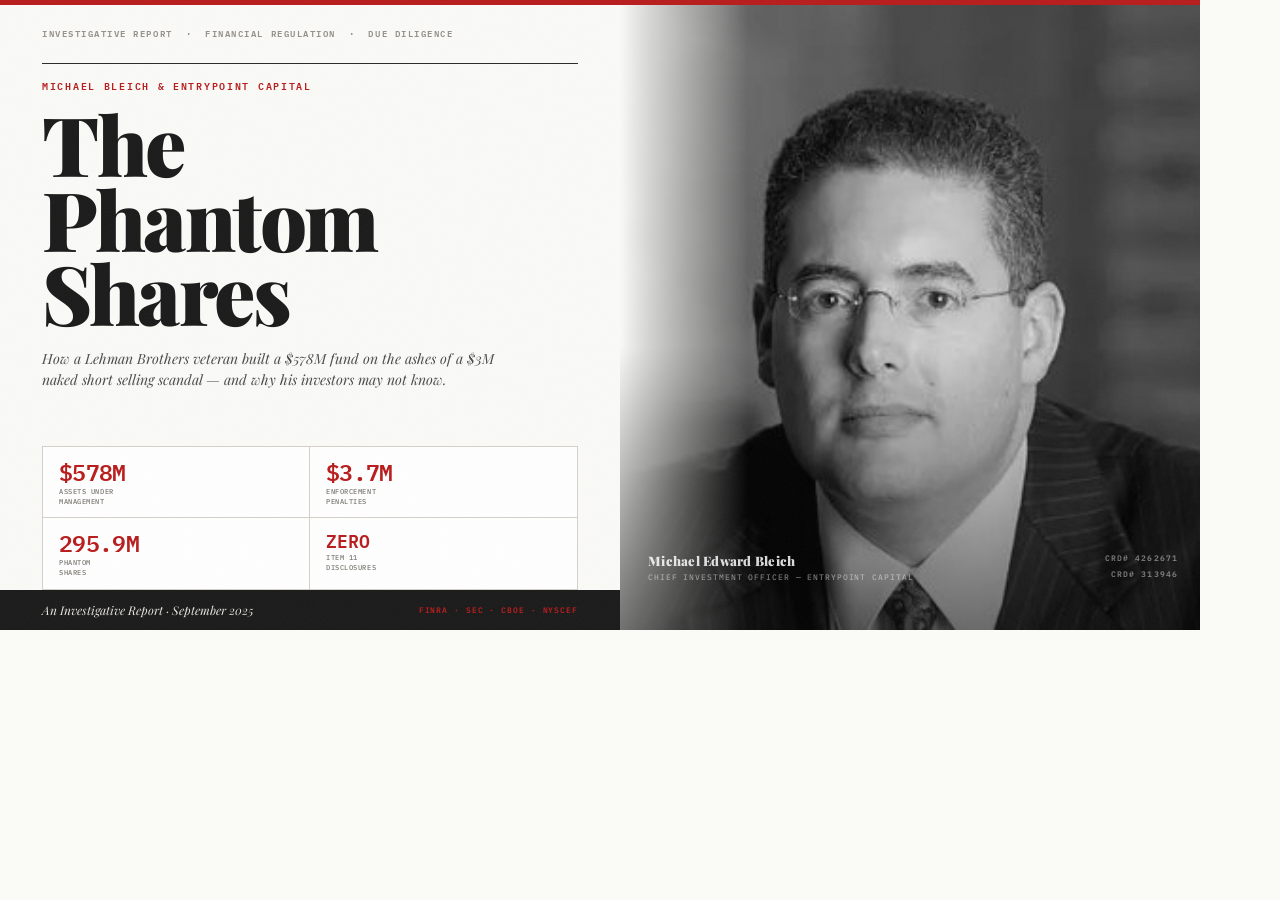
<file: social-card.html>
<!DOCTYPE html>
<html lang="en">
<head>
<meta charset="UTF-8">
<meta name="viewport" content="width=1200">
<style>
  @import url('https://fonts.googleapis.com/css2?family=Playfair+Display:ital,wght@0,900;1,400&family=IBM+Plex+Mono:wght@400;500;600&display=swap');

  * { box-sizing: border-box; margin: 0; padding: 0; }

  body {
    width: 1200px;
    height: 630px;
    overflow: hidden;
    background: #FAFAF7;
    font-family: 'IBM Plex Mono', monospace;
    position: relative;
    display: flex;
  }

  /* Paper texture */
  body::before {
    content: '';
    position: absolute;
    inset: 0;
    opacity: 0.045;
    background-image: url("data:image/svg+xml,%3Csvg viewBox='0 0 256 256' xmlns='http://www.w3.org/2000/svg'%3E%3Cfilter id='n'%3E%3CfeTurbulence type='fractalNoise' baseFrequency='0.85' numOctaves='4' stitchTiles='stitch'/%3E%3C/filter%3E%3Crect width='256' height='256' filter='url(%23n)' opacity='1'/%3E%3C/svg%3E");
    background-size: 256px;
    pointer-events: none;
    z-index: 10;
  }

  /* ---- LEFT PANEL: editorial text ---- */
  .left {
    flex: 0 0 620px;
    display: flex;
    flex-direction: column;
    position: relative;
  }

  .accent-bar {
    position: absolute;
    top: 0; left: 0;
    width: 100%;
    height: 5px;
    background: #B81C1C;
    z-index: 5;
  }

  .classification {
    padding: 20px 42px 0;
    font-size: 8.5px;
    font-weight: 600;
    letter-spacing: 0.18em;
    text-transform: uppercase;
    color: #959088;
    margin-top: 5px;
  }

  .left-content {
    flex: 1;
    display: flex;
    flex-direction: column;
    justify-content: space-between;
    padding: 22px 42px 0 42px;
  }

  .kicker {
    font-size: 9.5px;
    font-weight: 600;
    letter-spacing: 0.18em;
    text-transform: uppercase;
    color: #B81C1C;
    margin-bottom: 12px;
    border-top: 1px solid #2A2A2A;
    padding-top: 12px;
  }

  .headline {
    font-family: 'Playfair Display', serif;
    font-size: 82px;
    font-weight: 900;
    line-height: 0.91;
    letter-spacing: -0.03em;
    color: #1A1A1A;
    margin-bottom: 18px;
  }

  .subhead {
    font-family: 'Playfair Display', serif;
    font-size: 14px;
    font-style: italic;
    font-weight: 400;
    line-height: 1.5;
    color: #4A4A4A;
    max-width: 490px;
    margin-bottom: 20px;
  }

  /* 2×2 stat grid */
  .stats {
    display: grid;
    grid-template-columns: 1fr 1fr;
    gap: 0;
    border: 1px solid #D5D0C6;
  }

  .stat {
    padding: 13px 16px 11px;
    border-right: 1px solid #D5D0C6;
    border-bottom: 1px solid #D5D0C6;
    background: #FFFFFF;
  }
  .stat:nth-child(2) { border-right: none; }
  .stat:nth-child(3) { border-bottom: none; border-right: 1px solid #D5D0C6; }
  .stat:nth-child(4) { border-bottom: none; border-right: none; }

  .stat-number {
    font-family: 'IBM Plex Mono', monospace;
    font-size: 23px;
    font-weight: 600;
    color: #B81C1C;
    line-height: 1;
    letter-spacing: -0.03em;
    margin-bottom: 4px;
  }
  .stat-number.zero {
    font-size: 18px;
    letter-spacing: 0;
  }
  .stat-label {
    font-family: 'IBM Plex Mono', monospace;
    font-size: 7px;
    font-weight: 500;
    text-transform: uppercase;
    letter-spacing: 0.08em;
    color: #7A7770;
    line-height: 1.4;
  }

  /* Footer */
  .footer-bar {
    height: 40px;
    background: #1A1A1A;
    display: flex;
    align-items: center;
    justify-content: space-between;
    padding: 0 42px;
    flex-shrink: 0;
  }
  .footer-left {
    font-family: 'Playfair Display', serif;
    font-size: 12px;
    font-style: italic;
    color: #E8E6E1;
  }
  .footer-right {
    font-family: 'IBM Plex Mono', monospace;
    font-size: 7.5px;
    font-weight: 600;
    letter-spacing: 0.12em;
    text-transform: uppercase;
    color: #B81C1C;
  }

  /* ---- RIGHT PANEL: photo ---- */
  .right {
    flex: 1;
    position: relative;
    overflow: hidden;
    background: #0A0A0A;
  }

  .photo {
    width: 100%;
    height: 100%;
    object-fit: cover;
    object-position: center 15%;
    display: block;
    filter: grayscale(100%) contrast(1.08) brightness(0.92);
  }

  /* Left fade blend into card */
  .right::before {
    content: '';
    position: absolute;
    inset: 0;
    background: linear-gradient(to right, #FAFAF7 0%, transparent 22%);
    z-index: 2;
    pointer-events: none;
  }

  /* Bottom vignette */
  .right::after {
    content: '';
    position: absolute;
    inset: 0;
    background: linear-gradient(to top, rgba(0,0,0,0.55) 0%, transparent 45%);
    z-index: 2;
    pointer-events: none;
  }

  /* CRD badge */
  .photo-badge {
    position: absolute;
    bottom: 48px;
    right: 22px;
    z-index: 5;
    text-align: right;
  }
  .photo-badge span {
    font-family: 'IBM Plex Mono', monospace;
    font-size: 8px;
    font-weight: 600;
    letter-spacing: 0.14em;
    text-transform: uppercase;
    color: rgba(255,255,255,0.45);
    display: block;
    line-height: 2;
  }

  /* Subject name overlay at bottom of photo */
  .photo-name {
    position: absolute;
    bottom: 48px;
    left: 28px;
    z-index: 5;
  }
  .photo-name-primary {
    font-family: 'Playfair Display', serif;
    font-size: 13px;
    font-weight: 900;
    color: rgba(255,255,255,0.85);
    letter-spacing: 0.02em;
    display: block;
    line-height: 1.3;
  }
  .photo-name-sub {
    font-family: 'IBM Plex Mono', monospace;
    font-size: 7.5px;
    font-weight: 500;
    letter-spacing: 0.12em;
    text-transform: uppercase;
    color: rgba(255,255,255,0.45);
    display: block;
    margin-top: 2px;
  }

  /* Thin red rule at right panel top */
  .right-accent {
    position: absolute;
    top: 0; left: 0; right: 0;
    height: 5px;
    background: #B81C1C;
    z-index: 6;
  }
</style>
</head>
<body>

<!-- LEFT PANEL -->
<div class="left">
  <div class="accent-bar"></div>
  <div class="classification">Investigative Report &nbsp;·&nbsp; Financial Regulation &nbsp;·&nbsp; Due Diligence</div>
  <div class="left-content">
    <div>
      <div class="kicker">Michael Bleich &amp; EntryPoint Capital</div>
      <div class="headline">The<br>Phantom<br>Shares</div>
      <div class="subhead">How a Lehman Brothers veteran built a $578M fund on the ashes of a $3M naked short selling scandal — and why his investors may not know.</div>
    </div>
    <div class="stats">
      <div class="stat">
        <div class="stat-number">$578M</div>
        <div class="stat-label">Assets Under<br>Management</div>
      </div>
      <div class="stat">
        <div class="stat-number">$3.7M</div>
        <div class="stat-label">Enforcement<br>Penalties</div>
      </div>
      <div class="stat">
        <div class="stat-number">295.9M</div>
        <div class="stat-label">Phantom<br>Shares</div>
      </div>
      <div class="stat">
        <div class="stat-number zero">ZERO</div>
        <div class="stat-label">Item 11<br>Disclosures</div>
      </div>
    </div>
  </div>
  <div class="footer-bar">
    <span class="footer-left">An Investigative Report · September 2025</span>
    <span class="footer-right">FINRA · SEC · CBOE · NYSCEF</span>
  </div>
</div>

<!-- RIGHT PANEL -->
<div class="right">
  <div class="right-accent"></div>
  <img class="photo" src="bMiBl.png" alt="Michael Edward Bleich">
  <div class="photo-name">
    <span class="photo-name-primary">Michael Edward Bleich</span>
    <span class="photo-name-sub">Chief Investment Officer — EntryPoint Capital</span>
  </div>
  <div class="photo-badge">
    <span>CRD# 4262671</span>
    <span>CRD# 313946</span>
  </div>
</div>

</body>
</html>
</file>
<file: styles.css>
/* ============================================
   CSS CUSTOM PROPERTIES — THEME SYSTEM
   ============================================ */
:root {
  --bg-primary: #FAFAF7;
  --bg-secondary: #F3F1EB;
  --bg-tertiary: #EBE8E0;
  --text-primary: #1A1A1A;
  --text-secondary: #4A4A4A;
  --text-tertiary: #595959;
  --accent-red: #B81C1C;
  --accent-red-bg: rgba(184, 28, 28, 0.06);
  --accent-gold: #8B7225;
  --accent-gold-bg: rgba(139, 114, 37, 0.06);
  --accent-moderate: #5A6B3C;
  --accent-moderate-bg: rgba(90, 107, 60, 0.06);
  --rule-color: #2A2A2A;
  --rule-light: #D5D0C6;
  --evidence-bg: #F0EDE6;
  --evidence-border: #C9C3B5;
  --mono-color: #4A5568;
  --card-bg: #FFFFFF;
  --card-border: #D5D0C6;
  --card-shadow: 0 1px 3px rgba(0,0,0,0.06);
  --nav-bg: rgba(250, 250, 247, 0.92);
  --nav-dot: #C9C3B5;
  --nav-dot-active: #B81C1C;
  --progress-bg: rgba(0,0,0,0.06);
  --progress-fill: #B81C1C;
  --blockquote-border: #B81C1C;
  --table-header-bg: #1A1A1A;
  --table-header-text: #FAFAF7;
  --table-stripe: #F7F5F0;
  --table-border: #D5D0C6;
  --toggle-bg: #E8E5DD;
  --toggle-icon: #4A4A4A;
  --footer-bg: #1A1A1A;
  --footer-text: #A0A0A0;
  --footer-heading: #E8E6E1;
  --footer-rule: #2A2A2A;
  --footer-colophon: #606060;
  --stat-number: #B81C1C;
  --photo-placeholder-bg: #E8E5DD;
  --photo-placeholder-border: #C9C3B5;
  --severity-critical: #B81C1C;
  --severity-high: #8B7225;
  --severity-moderate: #5A6B3C;
  --badge-critical-bg: rgba(184, 28, 28, 0.1);
  --badge-high-bg: rgba(139, 114, 37, 0.1);
  --badge-moderate-bg: rgba(90, 107, 60, 0.1);
  --texture-opacity: 0.03;
}

[data-theme="dark"] {
  --bg-primary: #0F0F0F;
  --bg-secondary: #161614;
  --bg-tertiary: #1E1D1A;
  --text-primary: #E8E6E1;
  --text-secondary: #B0ADA5;
  --text-tertiary: #7A7770;
  --accent-red: #E63946;
  --accent-red-bg: rgba(230, 57, 70, 0.08);
  --accent-gold: #D4A843;
  --accent-gold-bg: rgba(212, 168, 67, 0.08);
  --accent-moderate: #8BA85E;
  --accent-moderate-bg: rgba(139, 168, 94, 0.08);
  --rule-color: #3A3A3A;
  --rule-light: #2A2825;
  --evidence-bg: #1A1916;
  --evidence-border: #33302A;
  --mono-color: #8B95A5;
  --card-bg: #161614;
  --card-border: #2A2825;
  --card-shadow: 0 1px 3px rgba(0,0,0,0.3);
  --nav-bg: rgba(15, 15, 15, 0.92);
  --nav-dot: #3A3A3A;
  --nav-dot-active: #E63946;
  --progress-bg: rgba(255,255,255,0.06);
  --progress-fill: #E63946;
  --blockquote-border: #E63946;
  --table-header-bg: #1E1D1A;
  --table-header-text: #E8E6E1;
  --table-stripe: #141312;
  --table-border: #2A2825;
  --toggle-bg: #2A2825;
  --toggle-icon: #B0ADA5;
  --footer-bg: #080808;
  --footer-text: #6B6B6B;
  --footer-heading: #B0ADA5;
  --footer-rule: #222220;
  --footer-colophon: #484644;
  --stat-number: #E63946;
  --photo-placeholder-bg: #1E1D1A;
  --photo-placeholder-border: #33302A;
  --severity-critical: #E63946;
  --severity-high: #D4A843;
  --severity-moderate: #8BA85E;
  --badge-critical-bg: rgba(230, 57, 70, 0.12);
  --badge-high-bg: rgba(212, 168, 67, 0.12);
  --badge-moderate-bg: rgba(139, 168, 94, 0.12);
  --texture-opacity: 0.015;
}

/* ============================================
   RESET & BASE
   ============================================ */
*, *::before, *::after { box-sizing: border-box; margin: 0; padding: 0; }

html {
  scroll-behavior: smooth;
  -webkit-text-size-adjust: 100%;
  font-size: 16px;
}

body {
  font-family: 'Source Serif 4', Georgia, 'Times New Roman', serif;
  font-size: clamp(1rem, 0.95rem + 0.25vw, 1.125rem);
  line-height: 1.72;
  color: var(--text-primary);
  background-color: var(--bg-primary);
  -webkit-font-smoothing: antialiased;
  -moz-osx-font-smoothing: grayscale;
  transition: background-color 0.4s ease, color 0.4s ease;
  overflow-x: hidden;
}

/* Paper texture overlay */
body::before {
  content: '';
  position: fixed;
  top: 0; left: 0; right: 0; bottom: 0;
  pointer-events: none;
  z-index: 1;
  opacity: var(--texture-opacity);
  background-image: url("data:image/svg+xml,%3Csvg viewBox='0 0 256 256' xmlns='http://www.w3.org/2000/svg'%3E%3Cfilter id='n'%3E%3CfeTurbulence type='fractalNoise' baseFrequency='0.9' numOctaves='4' stitchTiles='stitch'/%3E%3C/filter%3E%3Crect width='256' height='256' filter='url(%23n)' opacity='1'/%3E%3C/svg%3E");
  background-size: 256px;
}

a { color: var(--accent-red); text-decoration: none; }
a:hover { text-decoration: underline; }

a:focus-visible,
button:focus-visible,
[tabindex]:focus-visible {
  outline: 2px solid var(--accent-red);
  outline-offset: 2px;
  border-radius: 2px;
}
.side-nav-item:focus-visible {
  outline: 2px solid var(--accent-red);
  outline-offset: 4px;
}
.side-nav-item:focus-visible .side-nav-label {
  opacity: 1;
  transform: translateX(0);
}

a[target="_blank"]::after {
  content: '\2009\2197';
  font-size: 0.7em;
  vertical-align: super;
  line-height: 0;
  opacity: 0.5;
}
.profile-highlight a[target="_blank"]::after,
.hero-subject-line a[target="_blank"]::after,
.footer-sources a[target="_blank"]::after,
.et-number a[target="_blank"]::after,
.entity-crd a[target="_blank"]::after { display: none; }

img { max-width: 100%; height: auto; display: block; }

.skip-link {
  position: absolute;
  top: -100%;
  left: 1rem;
  padding: 0.5rem 1rem;
  background: var(--accent-red);
  color: #fff;
  font-family: 'IBM Plex Mono', monospace;
  font-size: 0.8rem;
  z-index: 10001;
  border-radius: 0 0 4px 4px;
}
.skip-link:focus { top: 0; }

/* ============================================
   TYPOGRAPHY
   ============================================ */
h1, h2, h3, h4 {
  font-family: 'Playfair Display', Georgia, serif;
  line-height: 1.15;
  letter-spacing: -0.01em;
}
h1, h2 { font-weight: 900; }
h3, h4 { font-weight: 700; }

.mono {
  font-family: 'IBM Plex Mono', 'Courier New', monospace;
  font-weight: 500;
  color: var(--mono-color);
}

.mono-num {
  font-family: 'IBM Plex Mono', monospace;
  font-weight: 600;
  color: var(--stat-number);
  letter-spacing: -0.02em;
}

/* Section subheadings — replaces all inline h3 styles */
.section-subhead {
  font-family: 'Playfair Display', serif;
  font-size: 1.15rem;
  margin: 2rem 0 1rem;
  font-weight: 700;
  color: var(--text-primary);
  line-height: 1.25;
  letter-spacing: -0.01em;
}
.section-subhead--first {
  margin-top: 0;
}
.section-subhead--lg {
  font-size: 1.3rem;
}

/* ============================================
   PROGRESS BAR
   ============================================ */
.progress-bar {
  position: fixed;
  top: 0; left: 0;
  width: 0%;
  height: 3px;
  background: var(--progress-fill);
  z-index: 10000;
  transition: width 0.1s linear;
}

/* ============================================
   THEME TOGGLE
   ============================================ */
.theme-toggle {
  position: fixed;
  top: 1rem;
  right: 1rem;
  z-index: 9998;
  width: 44px;
  height: 44px;
  border-radius: 50%;
  border: 1px solid var(--rule-light);
  background: var(--toggle-bg);
  color: var(--toggle-icon);
  cursor: pointer;
  display: flex;
  align-items: center;
  justify-content: center;
  font-size: 1.1rem;
  transition: background 0.3s, border-color 0.3s, transform 0.2s;
  backdrop-filter: blur(8px);
  -webkit-backdrop-filter: blur(8px);
}
.theme-toggle:hover { transform: scale(1.08); }
.theme-toggle:active { transform: scale(0.95); }
.theme-toggle svg { width: 20px; height: 20px; fill: currentColor; }

/* ============================================
   SIDE NAVIGATION (Desktop)
   ============================================ */
.side-nav {
  position: fixed;
  left: 1.25rem;
  top: 50%;
  transform: translateY(-50%);
  z-index: 9997;
  display: none;
  flex-direction: column;
  gap: 0;
  opacity: 0;
  transition: opacity 0.4s ease;
}
.side-nav.visible { opacity: 1; }
.side-nav-item {
  display: flex;
  align-items: center;
  gap: 0.75rem;
  padding: 0.4rem 0;
  cursor: pointer;
  text-decoration: none;
  color: var(--text-tertiary);
  transition: color 0.2s;
}
.side-nav-item:hover { color: var(--text-primary); text-decoration: none; }
.side-nav-item.active { color: var(--accent-red); }
.side-nav-dot {
  width: 8px;
  height: 8px;
  border-radius: 50%;
  background: var(--nav-dot);
  flex-shrink: 0;
  transition: background 0.3s, transform 0.2s;
}
.side-nav-item.active .side-nav-dot {
  background: var(--nav-dot-active);
  transform: scale(1.4);
}
.side-nav-label {
  font-family: 'IBM Plex Mono', monospace;
  font-size: 0.65rem;
  font-weight: 500;
  letter-spacing: 0.04em;
  text-transform: uppercase;
  white-space: nowrap;
  opacity: 0;
  transform: translateX(-4px);
  transition: opacity 0.2s, transform 0.2s;
}
.side-nav-item:hover .side-nav-label,
.side-nav-item.active .side-nav-label {
  opacity: 1;
  transform: translateX(0);
}

/* ============================================
   MOBILE NAVIGATION
   ============================================ */
.mobile-nav-toggle {
  display: none;
  position: fixed;
  bottom: 1rem;
  right: 1rem;
  z-index: 9998;
  width: 48px;
  height: 48px;
  border-radius: 50%;
  border: 1px solid var(--rule-light);
  background: var(--nav-bg);
  color: var(--text-primary);
  cursor: pointer;
  align-items: center;
  justify-content: center;
  font-size: 1.2rem;
  backdrop-filter: blur(8px);
  -webkit-backdrop-filter: blur(8px);
  box-shadow: 0 2px 8px rgba(0,0,0,0.12);
  transition: transform 0.2s;
}
.mobile-nav-toggle:active { transform: scale(0.92); }

.mobile-nav-drawer {
  display: none;
  position: fixed;
  bottom: 0;
  left: 0; right: 0;
  z-index: 9999;
  background: var(--nav-bg);
  border-top: 1px solid var(--rule-light);
  backdrop-filter: blur(12px);
  -webkit-backdrop-filter: blur(12px);
  padding: 1rem 1.25rem 2rem;
  transform: translateY(100%);
  transition: transform 0.35s cubic-bezier(0.32, 0.72, 0, 1);
  max-height: 70vh;
  overflow-y: auto;
  -webkit-overflow-scrolling: touch;
  border-radius: 16px 16px 0 0;
}
.mobile-nav-drawer.open { transform: translateY(0); }
.mobile-nav-drawer a {
  display: block;
  padding: 0.6rem 0;
  font-family: 'IBM Plex Mono', monospace;
  font-size: 0.78rem;
  font-weight: 500;
  color: var(--text-secondary);
  text-decoration: none;
  border-bottom: 1px solid var(--rule-light);
  letter-spacing: 0.02em;
}
.mobile-nav-drawer a:last-child { border-bottom: none; }
.mobile-nav-drawer a.active { color: var(--accent-red); }
.mobile-nav-drawer a:hover { color: var(--text-primary); }
.drawer-close {
  display: flex;
  justify-content: center;
  padding-bottom: 0.5rem;
  margin-bottom: 0.5rem;
}
.drawer-handle {
  width: 36px;
  height: 4px;
  background: var(--rule-light);
  border-radius: 2px;
}

.mobile-nav-overlay {
  display: none;
  position: fixed;
  inset: 0;
  z-index: 9998;
  background: rgba(0,0,0,0.3);
  opacity: 0;
  transition: opacity 0.3s;
}
.mobile-nav-overlay.open { opacity: 1; }

.back-to-top {
  display: none;
  position: fixed;
  bottom: 4.5rem;
  right: 1rem;
  z-index: 9997;
  width: 44px;
  height: 44px;
  border-radius: 50%;
  border: 1px solid var(--rule-light);
  background: var(--nav-bg);
  color: var(--text-secondary);
  cursor: pointer;
  align-items: center;
  justify-content: center;
  font-size: 1rem;
  backdrop-filter: blur(8px);
  -webkit-backdrop-filter: blur(8px);
  box-shadow: 0 2px 8px rgba(0,0,0,0.1);
  opacity: 0;
  pointer-events: none;
  transition: opacity 0.3s, transform 0.2s;
}
.back-to-top.visible { opacity: 1; pointer-events: auto; }
.back-to-top:active { transform: scale(0.92); }

/* ============================================
   LAYOUT
   ============================================ */
.container {
  width: 100%;
  max-width: 740px;
  margin: 0 auto;
  padding: 0 1.25rem;
}

.section {
  padding: 3.5rem 0;
  border-bottom: 1px solid var(--rule-light);
}
.section:last-of-type { border-bottom: none; }

/* ============================================
   HERO
   ============================================ */
.hero {
  min-height: 100vh;
  min-height: 100svh;
  display: flex;
  flex-direction: column;
  justify-content: center;
  padding: 6rem 0 4rem;
  border-bottom: 3px double var(--rule-color);
  position: relative;
}
.hero-dateline {
  font-family: 'IBM Plex Mono', monospace;
  font-size: 0.72rem;
  font-weight: 500;
  letter-spacing: 0.12em;
  text-transform: uppercase;
  color: var(--text-tertiary);
  margin-bottom: 2rem;
}
.hero h1 {
  font-size: clamp(2.4rem, 2rem + 2.5vw, 4.2rem);
  font-weight: 900;
  line-height: 1.05;
  margin-bottom: 1.25rem;
  letter-spacing: -0.02em;
}
.hero-subtitle {
  font-family: 'Source Serif 4', serif;
  font-size: clamp(1.1rem, 1rem + 0.5vw, 1.4rem);
  font-weight: 400;
  font-style: italic;
  line-height: 1.45;
  color: var(--text-secondary);
  max-width: 600px;
  margin-bottom: 0.75rem;
}
.hero-subtitle-secondary {
  font-family: 'Source Serif 4', serif;
  font-size: clamp(0.95rem, 0.9rem + 0.3vw, 1.1rem);
  font-style: italic;
  color: var(--text-tertiary);
  margin-bottom: 2.5rem;
}
.hero-subject-line {
  font-family: 'IBM Plex Mono', monospace;
  font-size: 0.72rem;
  font-weight: 500;
  color: var(--text-tertiary);
  line-height: 1.7;
  letter-spacing: 0.02em;
  padding-top: 1.5rem;
  border-top: 1px solid var(--rule-light);
}
.hero-subject-line strong {
  color: var(--text-secondary);
  font-weight: 600;
}

/* ============================================
   HERO SCROLL CUE
   ============================================ */
.hero-scroll-cue {
  display: flex;
  flex-direction: column;
  align-items: flex-start;
  gap: 0.4rem;
  margin-top: 2.5rem;
  user-select: none;
}
.hero-scroll-line {
  display: block;
  width: 1px;
  height: 32px;
  background: var(--rule-light);
  position: relative;
  overflow: hidden;
}
.hero-scroll-line::after {
  content: '';
  position: absolute;
  top: -100%;
  left: 0;
  width: 1px;
  height: 100%;
  background: var(--text-tertiary);
  animation: scroll-line 2s cubic-bezier(0.4, 0, 0.2, 1) infinite;
}
@keyframes scroll-line {
  0%   { top: -100%; }
  50%  { top: 0%; }
  100% { top: 100%; }
}
.hero-scroll-label {
  font-family: 'IBM Plex Mono', monospace;
  font-size: 0.62rem;
  font-weight: 500;
  letter-spacing: 0.12em;
  text-transform: uppercase;
  color: var(--text-tertiary);
  line-height: 1;
}
.hero-scroll-arrow {
  font-family: 'IBM Plex Mono', monospace;
  font-size: 0.72rem;
  color: var(--text-tertiary);
  line-height: 1;
  animation: scroll-arrow 2s ease-in-out infinite;
}
@keyframes scroll-arrow {
  0%, 100% { transform: translateY(0); opacity: 0.5; }
  50%       { transform: translateY(3px); opacity: 1; }
}

/* ============================================
   STAT CALLOUTS
   ============================================ */
.stat-grid {
  display: grid;
  grid-template-columns: 1fr 1fr;
  gap: 1.25rem;
  margin: 2.5rem 0;
}
.stat-box {
  padding: 1.25rem;
  border: 1px solid var(--rule-light);
  background: var(--card-bg);
}
.stat-number {
  font-family: 'IBM Plex Mono', monospace;
  font-size: clamp(1.6rem, 1.4rem + 1vw, 2.2rem);
  font-weight: 600;
  color: var(--stat-number);
  line-height: 1.1;
  margin-bottom: 0.4rem;
  letter-spacing: -0.02em;
}
.stat-label {
  font-family: 'IBM Plex Mono', monospace;
  font-size: 0.68rem;
  font-weight: 500;
  color: var(--text-tertiary);
  text-transform: uppercase;
  letter-spacing: 0.06em;
  line-height: 1.4;
}

/* Violation metrics — compact 4x2 grid */
.violation-metrics {
  display: grid;
  grid-template-columns: repeat(4, 1fr);
  gap: 0;
  margin: 2rem 0;
  border: 1px solid var(--rule-light);
}
.vm-cell {
  padding: 1rem 0.75rem;
  text-align: center;
  border-right: 1px solid var(--rule-light);
  border-bottom: 1px solid var(--rule-light);
  background: var(--card-bg);
}
.vm-cell:nth-child(4),
.vm-cell:nth-child(8) { border-right: none; }
.vm-cell:nth-child(n+5) { border-bottom: none; }
.vm-number {
  font-family: 'IBM Plex Mono', monospace;
  font-size: clamp(1.1rem, 1rem + 0.5vw, 1.4rem);
  font-weight: 600;
  color: var(--stat-number);
  line-height: 1.2;
  margin-bottom: 0.2rem;
}
.vm-label {
  font-family: 'IBM Plex Mono', monospace;
  font-size: 0.68rem;
  font-weight: 500;
  color: var(--text-tertiary);
  text-transform: uppercase;
  letter-spacing: 0.05em;
  line-height: 1.3;
}
@media (max-width: 480px) {
  .violation-metrics { grid-template-columns: repeat(2, 1fr); }
  .vm-cell:nth-child(2),
  .vm-cell:nth-child(4),
  .vm-cell:nth-child(6),
  .vm-cell:nth-child(8) { border-right: none; }
  .vm-cell:nth-child(n+5) { border-bottom: 1px solid var(--rule-light); }
  .vm-cell:nth-child(n+7) { border-bottom: none; }
}

/* Enforcement total bar */
.enforcement-total {
  display: grid;
  grid-template-columns: repeat(3, 1fr);
  gap: 0;
  margin: 1.5rem 0 2rem;
  border: 2px solid var(--accent-red);
}
.enforcement-total--neutral {
  border-color: var(--rule-light);
}
.et-cell {
  padding: 0.9rem 0.75rem;
  text-align: center;
  border-right: 1px solid var(--rule-light);
  background: var(--accent-red-bg);
}
.enforcement-total--neutral .et-cell {
  background: var(--card-bg);
}
.et-cell:last-child { border-right: none; }
.et-number {
  font-family: 'IBM Plex Mono', monospace;
  font-size: clamp(1rem, 0.9rem + 0.5vw, 1.3rem);
  font-weight: 600;
  color: var(--accent-red);
  line-height: 1.2;
  margin-bottom: 0.15rem;
}
.enforcement-total--neutral .et-number {
  color: var(--text-primary);
}
.enforcement-total--neutral .et-number--mono {
  color: var(--mono-color);
}
.et-label {
  font-family: 'IBM Plex Mono', monospace;
  font-size: 0.68rem;
  font-weight: 500;
  color: var(--text-tertiary);
  text-transform: uppercase;
  letter-spacing: 0.04em;
}
@media (max-width: 400px) {
  .enforcement-total { grid-template-columns: 1fr; }
  .et-cell { border-right: none; border-bottom: 1px solid var(--rule-light); }
  .et-cell:last-child { border-bottom: none; }
}

/* Cayman architecture table */
.arch-table {
  margin: 2rem 0;
  border: 1px solid var(--table-border);
  overflow-x: auto;
}
.arch-table table {
  width: 100%;
  border-collapse: collapse;
  font-size: 0.8rem;
  line-height: 1.5;
  min-width: 520px;
}
.arch-table th {
  background: var(--table-header-bg);
  color: var(--table-header-text);
  font-family: 'IBM Plex Mono', monospace;
  font-size: 0.65rem;
  font-weight: 600;
  text-transform: uppercase;
  letter-spacing: 0.05em;
  padding: 0.6rem 0.7rem;
  text-align: left;
}
.arch-table td {
  padding: 0.55rem 0.7rem;
  border-bottom: 1px solid var(--table-border);
  vertical-align: top;
  font-family: 'IBM Plex Mono', monospace;
  font-size: 0.75rem;
}
.arch-table tr:nth-child(even) td { background: var(--table-stripe); }

/* AUM quarterly row */
.aum-quarters {
  display: grid;
  grid-template-columns: repeat(4, 1fr);
  gap: 0;
  margin: 1.5rem 0;
  border: 1px solid var(--rule-light);
}
.aq-cell {
  padding: 0.9rem 0.5rem;
  text-align: center;
  border-right: 1px solid var(--rule-light);
  background: var(--card-bg);
}
.aq-cell:last-child { border-right: none; }
.aq-number {
  font-family: 'IBM Plex Mono', monospace;
  font-size: clamp(0.95rem, 0.85rem + 0.4vw, 1.15rem);
  font-weight: 600;
  color: var(--text-primary);
  margin-bottom: 0.15rem;
}
.aq-label {
  font-family: 'IBM Plex Mono', monospace;
  font-size: 0.68rem;
  color: var(--text-tertiary);
  text-transform: uppercase;
  letter-spacing: 0.04em;
}
@media (max-width: 400px) {
  .aum-quarters { grid-template-columns: repeat(2, 1fr); }
  .aq-cell:nth-child(2) { border-right: none; }
  .aq-cell:nth-child(1), .aq-cell:nth-child(2) { border-bottom: 1px solid var(--rule-light); }
}

/* ============================================
   PROFILE CARDS
   ============================================ */
.profile-cards {
  display: grid;
  grid-template-columns: 1fr;
  gap: 1.5rem;
  margin: 2rem 0;
}
.profile-card {
  display: grid;
  grid-template-columns: 140px 1fr;
  gap: 1.5rem;
  padding: 1.5rem;
  background: var(--card-bg);
  border: 1px solid var(--card-border);
  box-shadow: var(--card-shadow);
  align-items: start;
}
.profile-photo {
  width: 140px;
  height: 175px;
  background: var(--photo-placeholder-bg);
  border: 1px dashed var(--photo-placeholder-border);
  border-radius: 2px;
  display: flex;
  align-items: center;
  justify-content: center;
  flex-direction: column;
  gap: 0.3rem;
}
.profile-photo--image {
  background: none;
  border: 1px solid var(--card-border);
  border-radius: 2px;
  overflow: hidden;
  padding: 0;
}
.profile-photo--image img {
  width: 100%;
  height: 100%;
  object-fit: cover;
  object-position: center top;
  display: block;
  filter: grayscale(100%);
  transition: filter 0.4s ease;
}
.profile-photo--image img:hover {
  filter: grayscale(0%);
}
@media (prefers-reduced-motion: reduce) {
  .profile-photo--image img { transition: none; }
}
.profile-photo-label {
  font-family: 'IBM Plex Mono', monospace;
  font-size: 0.6rem;
  color: var(--text-tertiary);
  text-transform: uppercase;
  letter-spacing: 0.05em;
}
.profile-photo svg {
  width: 28px;
  height: 28px;
  stroke: var(--text-tertiary);
  fill: none;
  stroke-width: 1.5;
}
.profile-info h3 {
  font-family: 'Playfair Display', serif;
  font-size: 1.25rem;
  font-weight: 900;
  margin-bottom: 0.35rem;
  line-height: 1.25;
  letter-spacing: -0.01em;
}
.profile-role {
  font-family: 'Source Serif 4', serif;
  font-size: 0.88rem;
  font-style: italic;
  color: var(--text-secondary);
  margin-bottom: 0.75rem;
}
.profile-detail {
  font-family: 'IBM Plex Mono', monospace;
  font-size: 0.7rem;
  line-height: 1.8;
  letter-spacing: 0.01em;
  color: var(--text-secondary);
}
.profile-detail strong {
  color: var(--text-primary);
  font-weight: 600;
  display: inline-block;
  min-width: 70px;
}
.profile-highlight {
  margin-top: 0.75rem;
  padding-top: 0.75rem;
  border-top: 1px solid var(--rule-light);
  font-family: 'IBM Plex Mono', monospace;
  font-size: 0.7rem;
  font-weight: 600;
  color: var(--accent-red);
  line-height: 1.6;
}
.profile-highlight-item {
  display: inline;
}
.profile-highlight-item + .profile-highlight-item::before {
  content: ' \00B7\0020';
}
@media (max-width: 600px) {
  .profile-highlight-item {
    display: block;
    padding: 0.2rem 0;
  }
  .profile-highlight-item + .profile-highlight-item::before {
    content: none;
  }
}

/* ============================================
   SECTION HEADINGS
   ============================================ */
.section-heading {
  margin-bottom: 0.4rem;
}
.section-heading h2 {
  font-size: clamp(1.7rem, 1.5rem + 1.2vw, 2.6rem);
  line-height: 1.12;
  letter-spacing: -0.015em;
  margin-bottom: 0.6rem;
}
.section-dek {
  font-family: 'IBM Plex Mono', monospace;
  font-size: 0.78rem;
  font-weight: 500;
  color: var(--text-tertiary);
  line-height: 1.6;
  letter-spacing: 0.01em;
  margin-bottom: 2rem;
  padding-bottom: 1.5rem;
  border-bottom: 1px solid var(--rule-light);
}

.section-body p {
  margin-bottom: 1.25rem;
  max-width: 65ch;
  text-align: justify;
  -webkit-hyphens: auto;
  hyphens: auto;
}
.section-body p:last-child { margin-bottom: 0; }

/* ============================================
   EVIDENCE BOXES
   ============================================ */
.evidence-box {
  margin: 2rem 0;
  padding: 1.25rem 1.5rem;
  background: var(--evidence-bg);
  border-left: 3px solid var(--evidence-border);
}
.evidence-box-title {
  font-family: 'IBM Plex Mono', monospace;
  font-size: 0.72rem;
  font-weight: 600;
  text-transform: uppercase;
  letter-spacing: 0.06em;
  color: var(--text-tertiary);
  margin-bottom: 0.6rem;
}
.evidence-box p {
  font-size: 0.92rem;
  line-height: 1.65;
  color: var(--text-secondary);
  text-align: justify;
  -webkit-hyphens: auto;
  hyphens: auto;
}

/* ============================================
   BLOCKQUOTES
   ============================================ */
blockquote {
  margin: 2rem 0;
  padding: 1.25rem 1.5rem;
  border-left: 3px solid var(--blockquote-border);
  font-style: italic;
  color: var(--text-secondary);
  background: var(--accent-red-bg);
}
blockquote cite {
  display: block;
  margin-top: 0.75rem;
  font-family: 'IBM Plex Mono', monospace;
  font-size: 0.72rem;
  font-style: normal;
  font-weight: 500;
  color: var(--text-tertiary);
}

/* ============================================
   PULL QUOTES
   ============================================ */
.pull-quote {
  margin: 2.5rem 0;
  padding: 1.5rem 0;
  border-top: 2px solid var(--rule-color);
  border-bottom: 2px solid var(--rule-color);
}
.pull-quote p {
  font-family: 'Playfair Display', serif;
  font-size: clamp(1.15rem, 1rem + 0.5vw, 1.4rem);
  font-style: italic;
  font-weight: 400;
  line-height: 1.45;
  color: var(--text-primary);
  text-align: center;
}

/* ============================================
   DATA TABLES
   ============================================ */
.table-wrapper {
  margin: 2rem 0;
  overflow-x: auto;
  -webkit-overflow-scrolling: touch;
  border: 1px solid var(--table-border);
}
.table-wrapper table {
  width: 100%;
  border-collapse: collapse;
  font-size: 0.82rem;
  line-height: 1.5;
  min-width: 580px;
}
.table-wrapper th {
  background: var(--table-header-bg);
  color: var(--table-header-text);
  font-family: 'IBM Plex Mono', monospace;
  font-size: 0.68rem;
  font-weight: 600;
  text-transform: uppercase;
  letter-spacing: 0.06em;
  padding: 0.7rem 0.9rem;
  text-align: left;
  white-space: nowrap;
}
.table-wrapper td {
  padding: 0.65rem 0.9rem;
  border-bottom: 1px solid var(--table-border);
  vertical-align: top;
}
.table-wrapper tr:nth-child(even) td {
  background: var(--table-stripe);
}

.severity {
  font-family: 'IBM Plex Mono', monospace;
  font-size: 0.65rem;
  font-weight: 600;
  text-transform: uppercase;
  letter-spacing: 0.06em;
  padding: 0.2rem 0.5rem;
  border-radius: 2px;
  white-space: nowrap;
  display: inline-block;
}
.severity-critical { background: var(--badge-critical-bg); color: var(--severity-critical); }
.severity-high { background: var(--badge-high-bg); color: var(--severity-high); }
.severity-moderate { background: var(--badge-moderate-bg); color: var(--severity-moderate); }

.severity-summary {
  display: flex;
  gap: 0.75rem;
  flex-wrap: wrap;
  margin: 1.25rem 0 2rem;
  font-family: 'IBM Plex Mono', monospace;
  font-size: 0.75rem;
  font-weight: 600;
}
.severity-summary span {
  padding: 0.35rem 0.75rem;
  border-radius: 2px;
}
.severity-summary .sc { background: var(--badge-critical-bg); color: var(--severity-critical); }
.severity-summary .sh { background: var(--badge-high-bg); color: var(--severity-high); }
.severity-summary .sm { background: var(--badge-moderate-bg); color: var(--severity-moderate); }

/* ============================================
   ENTITY TIMELINE (Dissolution Pattern)
   ============================================ */
.entity-timeline {
  margin: 2.5rem 0;
  padding: 0;
  position: relative;
  overflow: hidden;
}
.entity-timeline::after {
  content: '';
  position: absolute;
  top: 0; right: 0; bottom: 0;
  width: 48px;
  background: linear-gradient(to right, transparent, var(--bg-primary));
  pointer-events: none;
  z-index: 2;
}
.entity-timeline::before {
  content: '';
  position: absolute;
  top: 24px;
  left: 0; right: 0;
  height: 2px;
  background: var(--rule-light);
}
.entity-timeline-items {
  display: flex;
  overflow-x: auto;
  -webkit-overflow-scrolling: touch;
  gap: 0;
  padding-bottom: 0.5rem;
  list-style: none;
  margin: 0;
}
.entity-item {
  flex: 0 0 auto;
  width: 150px;
  text-align: center;
  position: relative;
  padding-top: 2.5rem;
}
.entity-item::before {
  content: '';
  position: absolute;
  top: 18px;
  left: 50%;
  transform: translateX(-50%);
  width: 12px;
  height: 12px;
  border-radius: 50%;
  border: 2px solid var(--accent-red);
  background: var(--bg-primary);
  z-index: 1;
}
.entity-item.defunct::before { background: var(--accent-red); }
.entity-item.active::before { background: var(--accent-gold); border-color: var(--accent-gold); }
.entity-name {
  font-family: 'IBM Plex Mono', monospace;
  font-size: 0.68rem;
  font-weight: 600;
  color: var(--text-primary);
  margin-bottom: 0.15rem;
}
.entity-dates {
  font-family: 'IBM Plex Mono', monospace;
  font-size: 0.65rem; /* raised from 0.62rem — below minimum floor */
  color: var(--text-tertiary);
  margin-bottom: 0.15rem;
}
.entity-crd {
  font-family: 'IBM Plex Mono', monospace;
  font-size: 0.68rem;
  color: var(--mono-color);
}
.entity-status {
  font-family: 'IBM Plex Mono', monospace;
  font-size: 0.68rem;
  font-weight: 600;
  margin-top: 0.2rem;
}
.entity-status.defunct { color: var(--accent-red); }
.entity-status.active { color: var(--accent-gold); }

.entity-arrow {
  flex: 0 0 auto;
  width: 40px;
  display: flex;
  align-items: flex-start;
  justify-content: center;
  padding-top: 19px;
  color: var(--text-tertiary);
  font-size: 1rem;
}

/* ============================================
   TWO-COLUMN COMPARISON
   ============================================ */
.comparison {
  display: grid;
  grid-template-columns: 1fr 1fr;
  gap: 1.5rem;
  margin: 2rem 0;
}
.comparison-col {
  padding: 1.25rem;
  border: 1px solid var(--card-border);
  background: var(--card-bg);
}
.comparison-col h4 {
  font-family: 'IBM Plex Mono', monospace;
  font-size: 0.72rem;
  font-weight: 600;
  text-transform: uppercase;
  letter-spacing: 0.06em;
  margin-bottom: 1rem;
  padding-bottom: 0.6rem;
  border-bottom: 2px solid var(--rule-light);
}
.comparison-col.against h4 { border-bottom-color: var(--accent-red); color: var(--accent-red); }
.comparison-col.for h4 { border-bottom-color: var(--accent-gold); color: var(--accent-gold); }
.comparison-col p, .comparison-col li {
  font-size: 0.88rem;
  line-height: 1.6;
  color: var(--text-secondary);
}
.comparison-col ul {
  list-style: none;
  padding: 0;
}
.comparison-col li {
  padding: 0.35rem 0;
  padding-left: 1rem;
  position: relative;
}
.comparison-col li::before {
  content: '—';
  position: absolute;
  left: 0;
  color: var(--text-tertiary);
}

/* ============================================
   FOOTER
   ============================================ */
.site-footer {
  background: var(--footer-bg);
  color: var(--footer-text);
  padding: 3.5rem 0 0;
}
.footer-section {
  margin-bottom: 2.5rem;
}
.footer-section:last-child { margin-bottom: 0; }
.footer-heading {
  font-family: 'IBM Plex Mono', monospace;
  font-size: 0.68rem;
  font-weight: 600;
  text-transform: uppercase;
  letter-spacing: 0.1em;
  color: var(--footer-heading);
  margin-bottom: 1rem;
}
.footer-section p {
  font-size: 0.85rem;
  line-height: 1.7;
  color: var(--footer-text);
}
.footer-sources {
  font-family: 'IBM Plex Mono', monospace;
  font-size: 0.68rem;
  line-height: 2;
  letter-spacing: 0.01em;
  color: var(--footer-text);
}

/* ---- Colophon — redesigned ---- */
.footer-colophon {
  margin-top: 3rem;
  border-top: 1px solid var(--footer-rule);
  display: grid;
  grid-template-columns: 1fr auto 1fr;
  align-items: center;
  gap: 1.5rem;
  padding: 1.5rem 0 2rem;
}
.footer-colophon-rule {
  height: 1px;
  background: var(--footer-rule);
  opacity: 0.5;
}
.footer-colophon-center {
  display: flex;
  flex-direction: column;
  align-items: center;
  gap: 0.35rem;
  text-align: center;
}
.footer-colophon-mark {
  font-family: 'Playfair Display', serif;
  font-size: 1.1rem;
  font-style: italic;
  font-weight: 400;
  color: var(--footer-colophon);
  letter-spacing: 0.01em;
  opacity: 0.6;
}
.footer-colophon-meta {
  font-family: 'IBM Plex Mono', monospace;
  font-size: 0.6rem;
  font-weight: 500;
  letter-spacing: 0.1em;
  text-transform: uppercase;
  color: var(--footer-colophon);
  opacity: 0.5;
}

/* ============================================
   SCROLL ANIMATIONS
   ============================================ */
.reveal {
  opacity: 0;
  transform: translateY(18px);
  transition: opacity 0.7s cubic-bezier(0.25, 0.46, 0.45, 0.94),
              transform 0.7s cubic-bezier(0.25, 0.46, 0.45, 0.94);
}
.reveal.visible {
  opacity: 1;
  transform: translateY(0);
}

.reveal-stagger > .reveal:nth-child(1) { transition-delay: 0s; }
.reveal-stagger > .reveal:nth-child(2) { transition-delay: 0.08s; }
.reveal-stagger > .reveal:nth-child(3) { transition-delay: 0.16s; }
.reveal-stagger > .reveal:nth-child(4) { transition-delay: 0.24s; }

@media (prefers-reduced-motion: reduce) {
  .reveal { opacity: 1; transform: none; transition: none; }
  html { scroll-behavior: auto; }
  .hero-scroll-line::after { animation: none; }
  .hero-scroll-arrow { animation: none; }
}

/* ============================================
   RESPONSIVE — MOBILE FIRST
   ============================================ */
@media (min-width: 375px) {
  .container { padding: 0 1.5rem; }
  .stat-grid { gap: 1rem; }
}

@media (min-width: 428px) {
  .profile-card { grid-template-columns: 140px 1fr; }
}

@media (min-width: 768px) {
  .container { padding: 0 2rem; }
  .section { padding: 5rem 0; }
  .hero { padding: 8rem 0 5rem; }
  .stat-grid { grid-template-columns: repeat(4, 1fr); }
  .profile-cards { grid-template-columns: 1fr 1fr; }
  .profile-card {
    grid-template-columns: 130px 1fr;
    text-align: left;
  }
  .profile-photo {
    width: 130px;
    height: 162px;
  }
  .profile-detail strong { min-width: 0; }
}

@media (min-width: 1024px) {
  .container { max-width: 720px; }
  .side-nav { display: flex; }
  .mobile-nav-toggle { display: none !important; }
  .back-to-top { display: none !important; }
  .hero { min-height: 100vh; }
}

@media (min-width: 1280px) {
  .container { max-width: 760px; }
  .side-nav { left: 2rem; }
}

@media (min-width: 1600px) {
  .side-nav { left: calc((100vw - 760px) / 2 - 180px); }
}

@media (max-width: 1023px) {
  .mobile-nav-toggle { display: flex; }
  .mobile-nav-drawer { display: block; }
  .mobile-nav-overlay { display: block; }
  .back-to-top { display: flex; }
}

@media (max-width: 600px) {
  #red-flags .table-wrapper { border: none; }
  #red-flags .table-wrapper table { min-width: 0; }
  #red-flags .table-wrapper thead { display: none; }
  #red-flags .table-wrapper tbody tr {
    display: block;
    margin-bottom: 1rem;
    padding: 1rem;
    border: 1px solid var(--card-border);
    background: var(--card-bg);
  }
  #red-flags .table-wrapper tbody td {
    display: block;
    padding: 0.25rem 0;
    border-bottom: none;
    text-align: left;
    font-size: 0.82rem;
  }
  #red-flags .table-wrapper tbody td::before {
    content: attr(data-label);
    display: block;
    font-family: 'IBM Plex Mono', monospace;
    font-size: 0.62rem;
    font-weight: 600;
    text-transform: uppercase;
    letter-spacing: 0.06em;
    color: var(--text-tertiary);
    margin-bottom: 0.15rem;
  }
  #red-flags .table-wrapper tbody td:first-child {
    position: absolute;
    top: 0.75rem;
    right: 0.75rem;
    padding: 0;
    font-family: 'IBM Plex Mono', monospace;
    font-weight: 600;
    font-size: 0.72rem;
    color: var(--text-tertiary);
  }
  #red-flags .table-wrapper tbody td:first-child::before { display: none; }
  #red-flags .table-wrapper tbody tr { position: relative; padding-right: 2.5rem; }

  .comparison { grid-template-columns: 1fr; }
  .comparison-col.for {
    border-top: 2px solid var(--rule-light);
    padding-top: 1.5rem;
    margin-top: 0.5rem;
  }

  .footer-colophon { grid-template-columns: 1fr; }
  .footer-colophon-rule { display: none; }
  .footer-colophon-center { padding: 0.5rem 0; }
}

@media (max-width: 320px) {
  .container { padding: 0 1rem; }
  .stat-grid { grid-template-columns: 1fr; }
  .comparison { grid-template-columns: 1fr; }
  .profile-card { grid-template-columns: 1fr; }
  .profile-photo { width: 100%; height: 180px; }
  .hero h1 { font-size: 1.9rem; }
}

@supports (padding: max(0px)) {
  .mobile-nav-drawer {
    padding-bottom: max(2rem, env(safe-area-inset-bottom));
  }
  .mobile-nav-toggle {
    bottom: max(1rem, env(safe-area-inset-bottom));
  }
  .back-to-top {
    bottom: max(4.5rem, calc(env(safe-area-inset-bottom) + 3.5rem));
  }
}

@media (max-height: 500px) and (orientation: landscape) {
  .hero { min-height: auto; padding: 3rem 0; }
  .mobile-nav-drawer { max-height: 60vh; }
}

@media print {
  .progress-bar, .theme-toggle, .side-nav, .mobile-nav-toggle,
  .mobile-nav-drawer, .mobile-nav-overlay, .back-to-top { display: none !important; }
  body { background: #fff; color: #000; font-size: 11pt; }
  .section { break-inside: avoid; page-break-inside: avoid; }
  body::before { display: none; }
}
</file>
